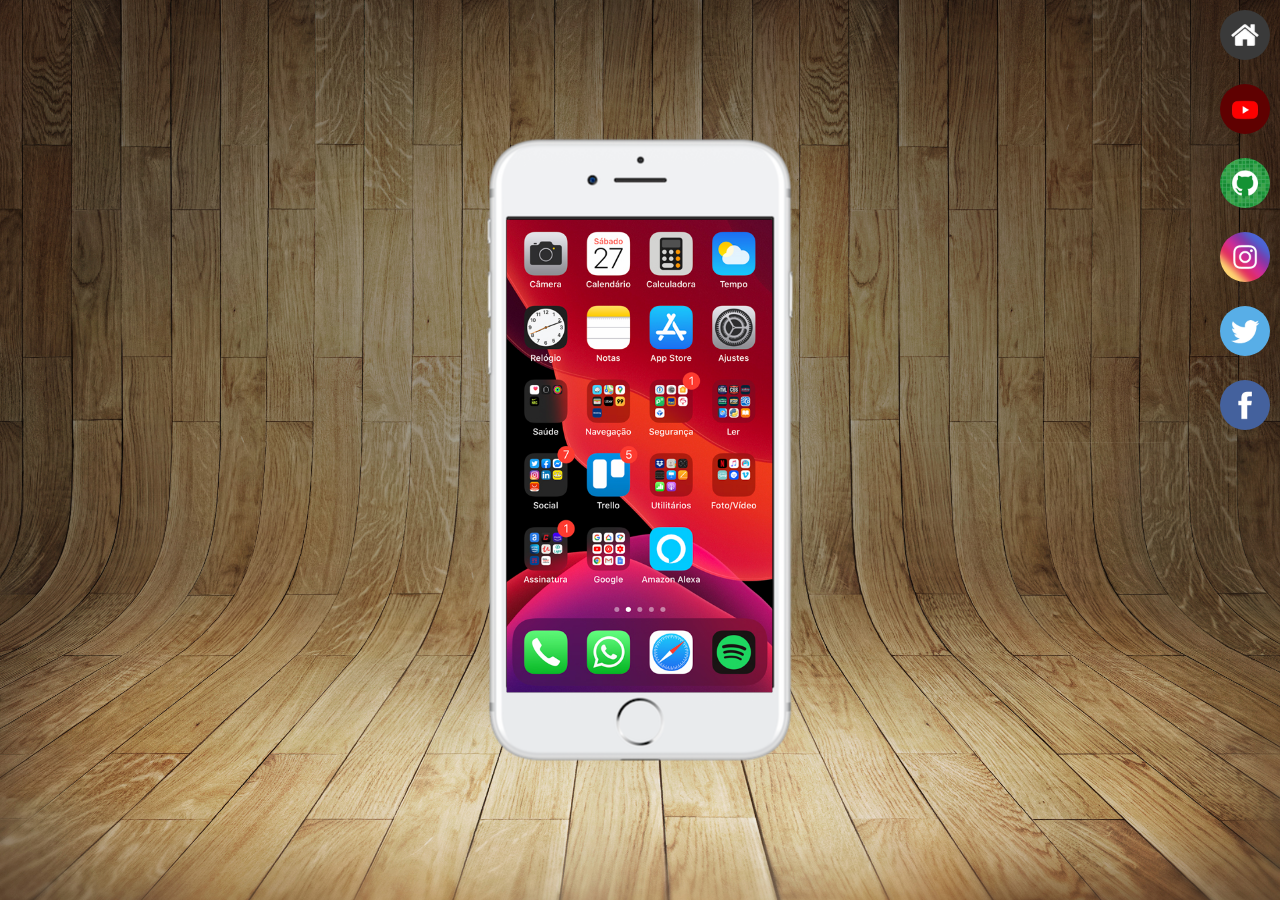
<file: index.html>
<!DOCTYPE html>
<html lang="pt-br">
<head>
    <meta charset="UTF-8">
    <meta http-equiv="X-UA-Compatible" content="IE=edge">
    <meta name="viewport" content="width=device-width, initial-scale=1.0">
    <link rel="shortcut icon" href="favicon.ico" type="image/x-icon">
    <link rel="stylesheet" href="estilo/style.css">
    <title>Projeto social</title>
</head>
<body>
    <main>
        <section id="tel">
         <iframe src="home.html" name="tela"  id="tela" frameborder="0"></iframe>
        </section>
        <section id="social">
          <a href="home.html" target="tela"><img src="imagens/logo-home.jpg" alt="imagem da casa"></a><br>
          <a href="ytb.html" target="tela"><img src="imagens/logo-youtube.jpg" alt=""></a><br>
          <a href="gthub.html" target="tela"><img src="imagens/logo-github.jpg" alt=""></a><br>
          <a href="insta.html" target="tela"><img src="imagens/logo-instagram.jpg" alt=""></a><br>
          <a href="twitter.html" target="tela"><img src="imagens/logo-twitter.jpg" alt=""></a><br>
          <a href="facebook.html" target="tela"><img src="imagens/logo-facebook.jpg" alt=""></a>
        </section>
    </main>
</body>
</html>
</file>
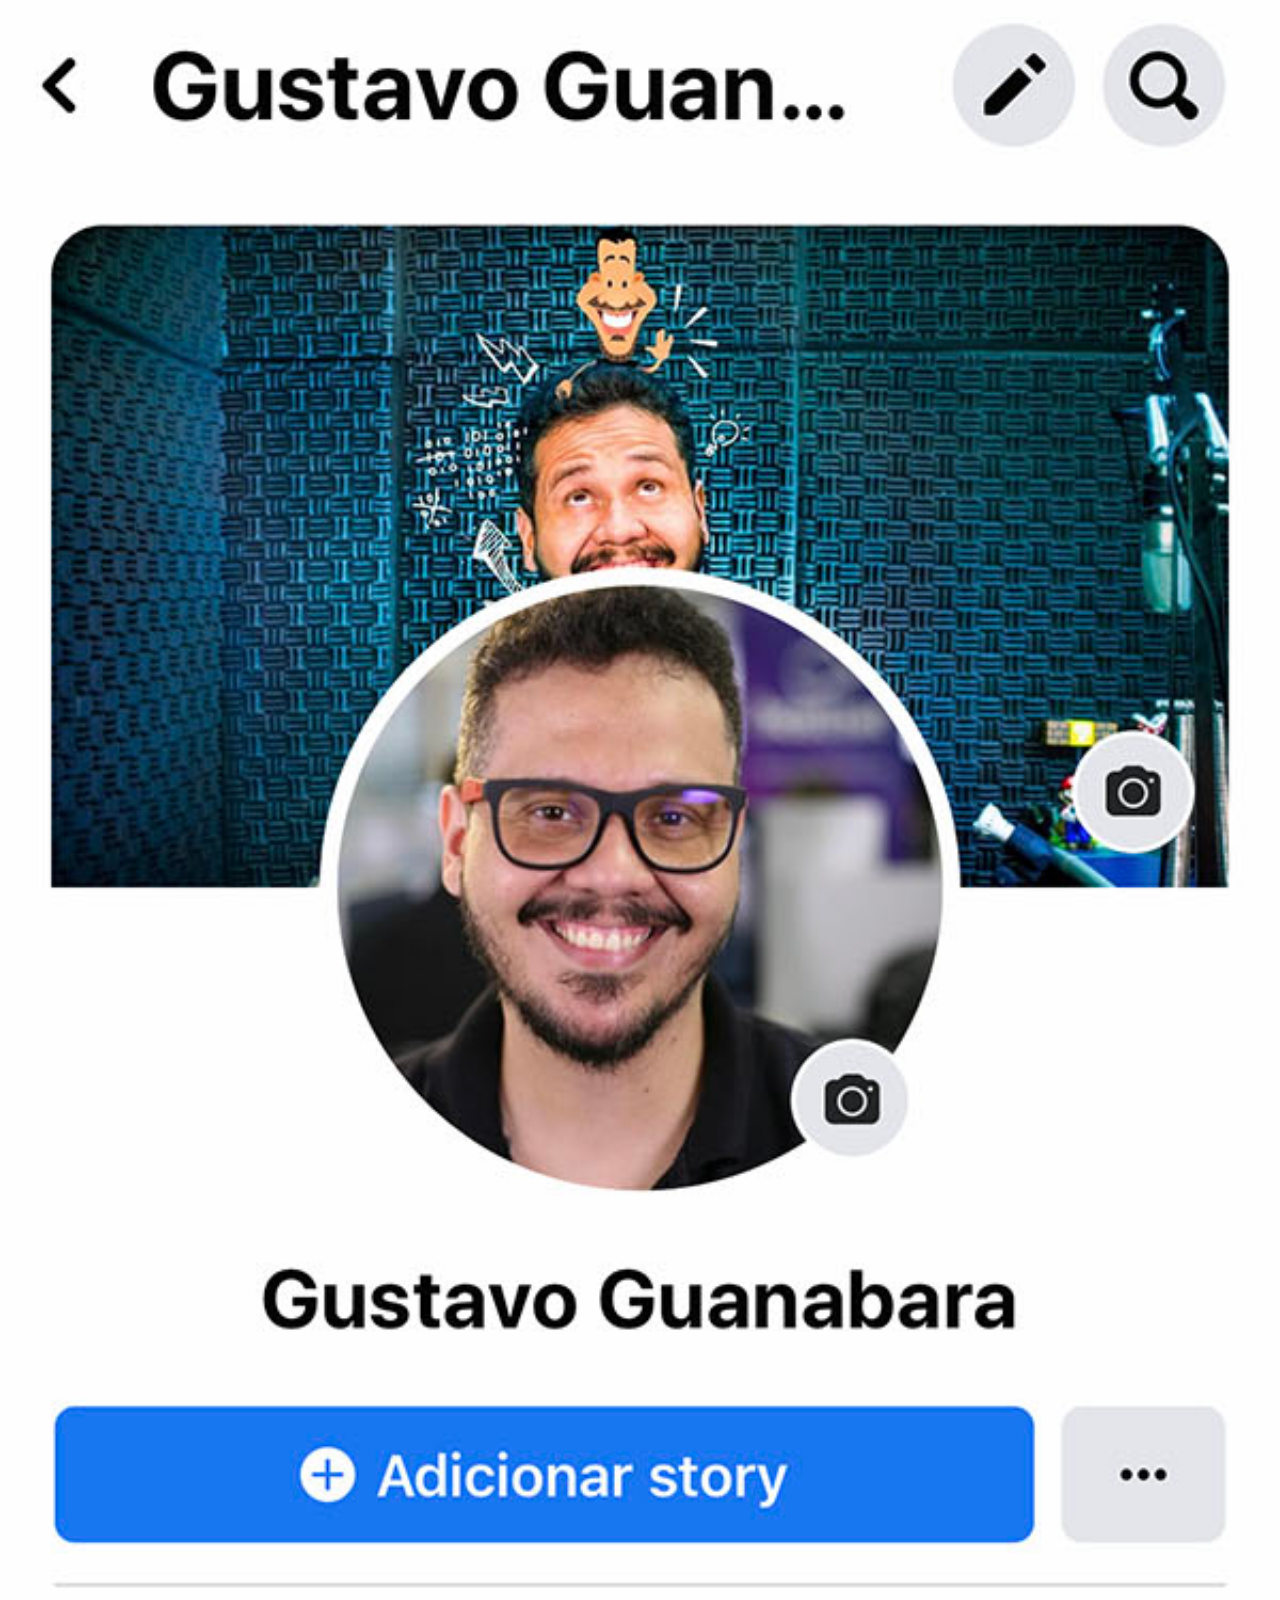
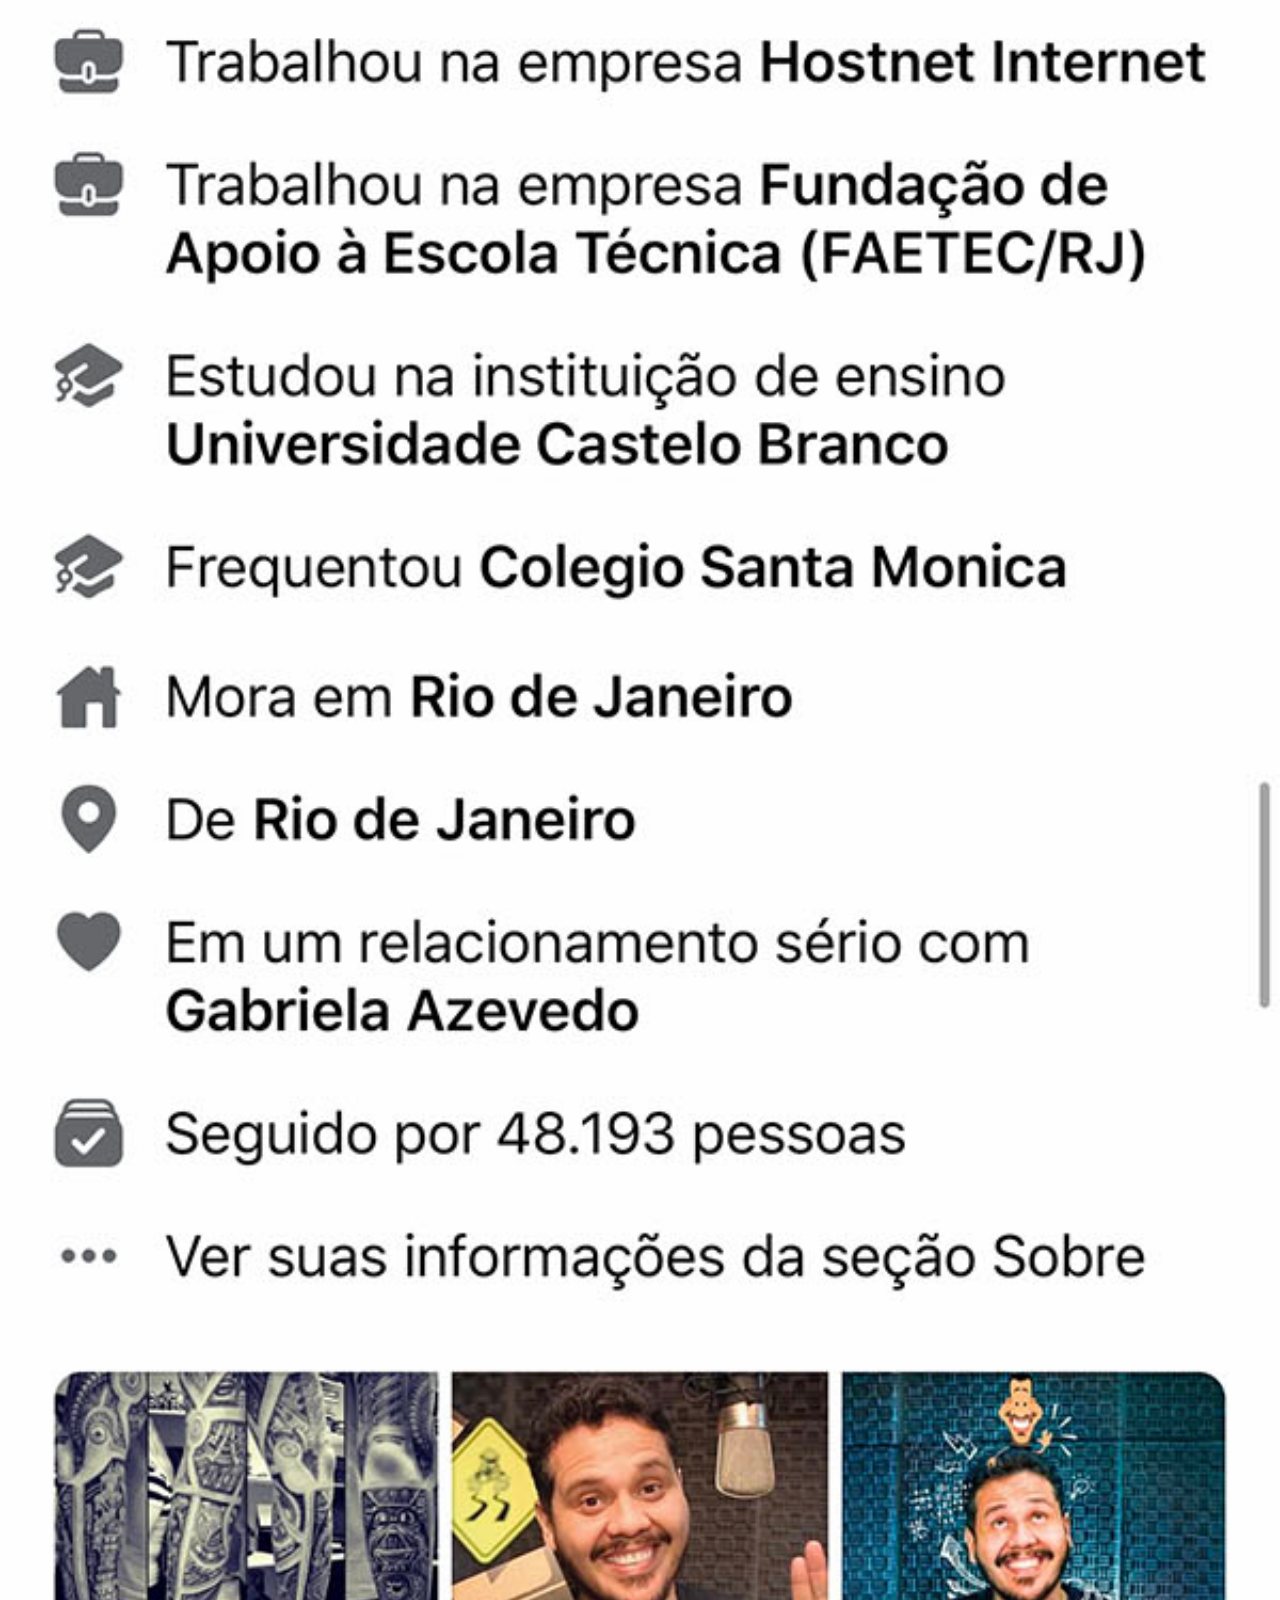
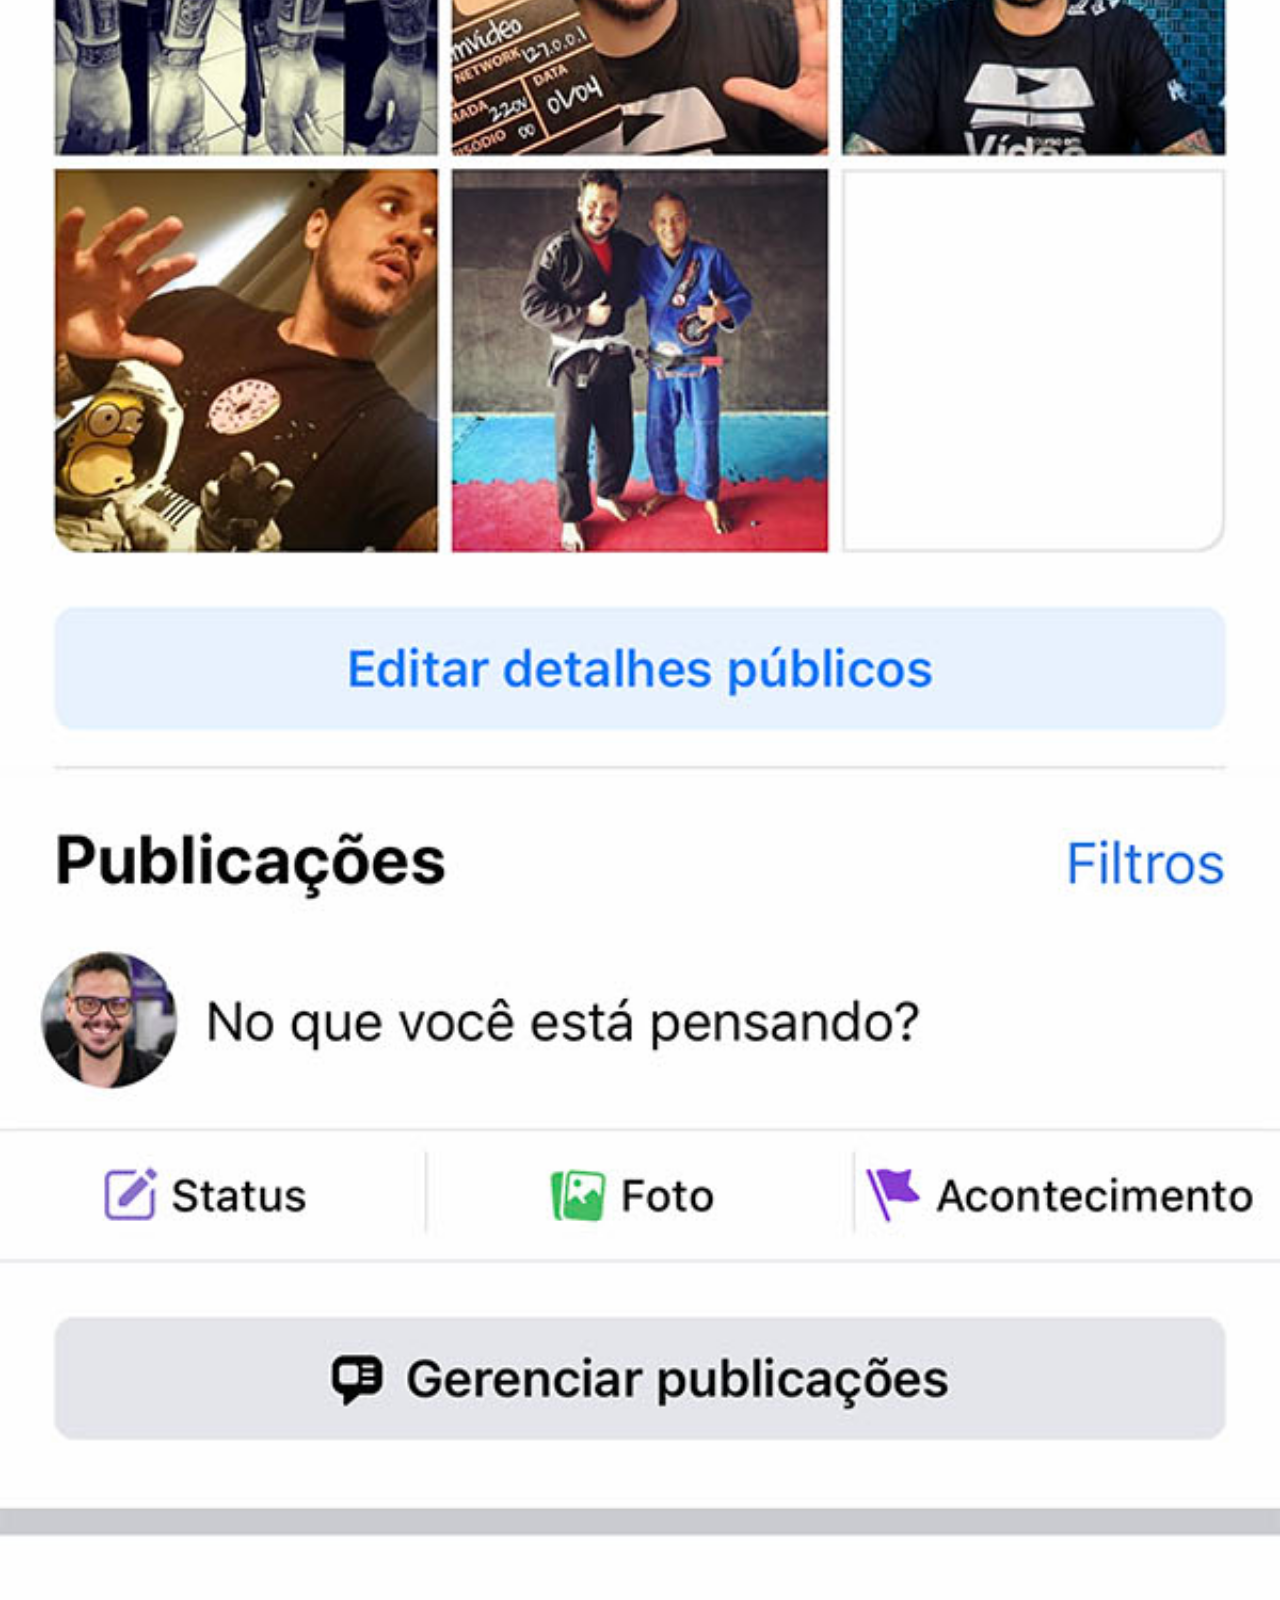
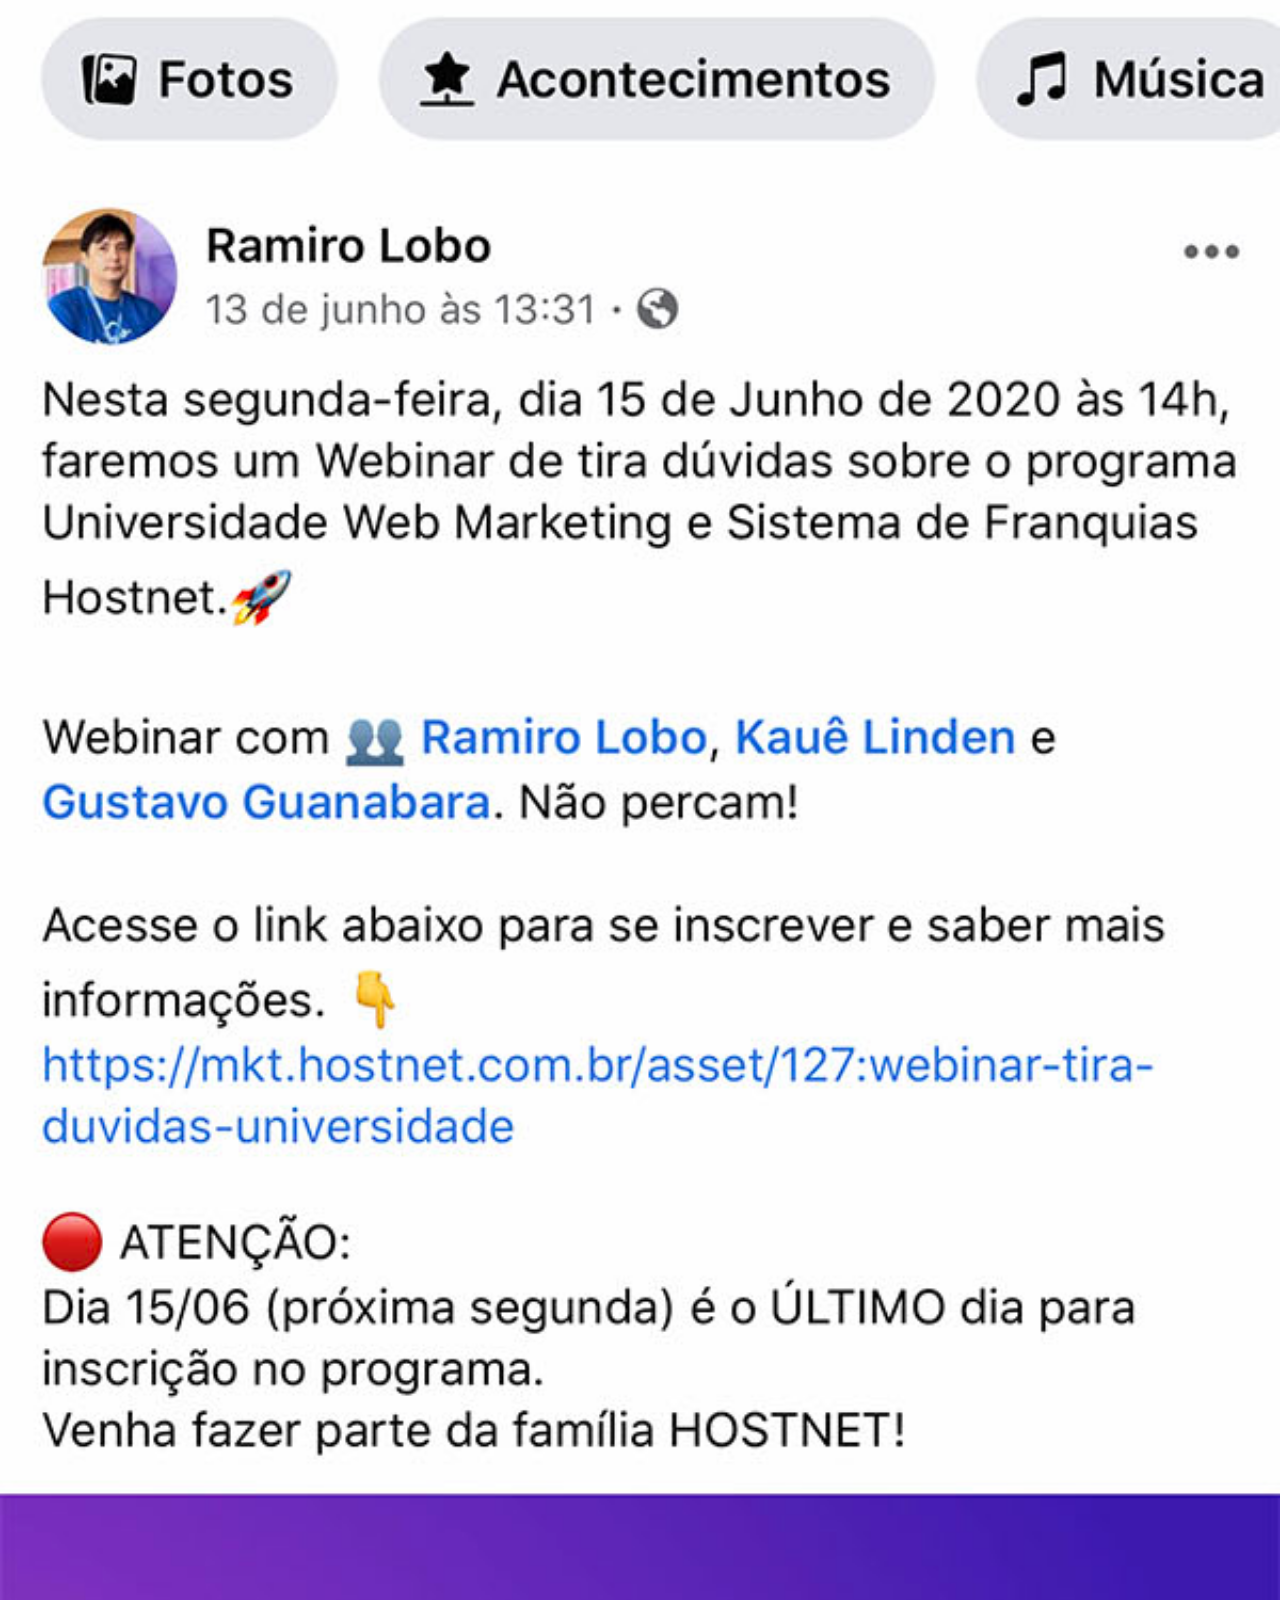
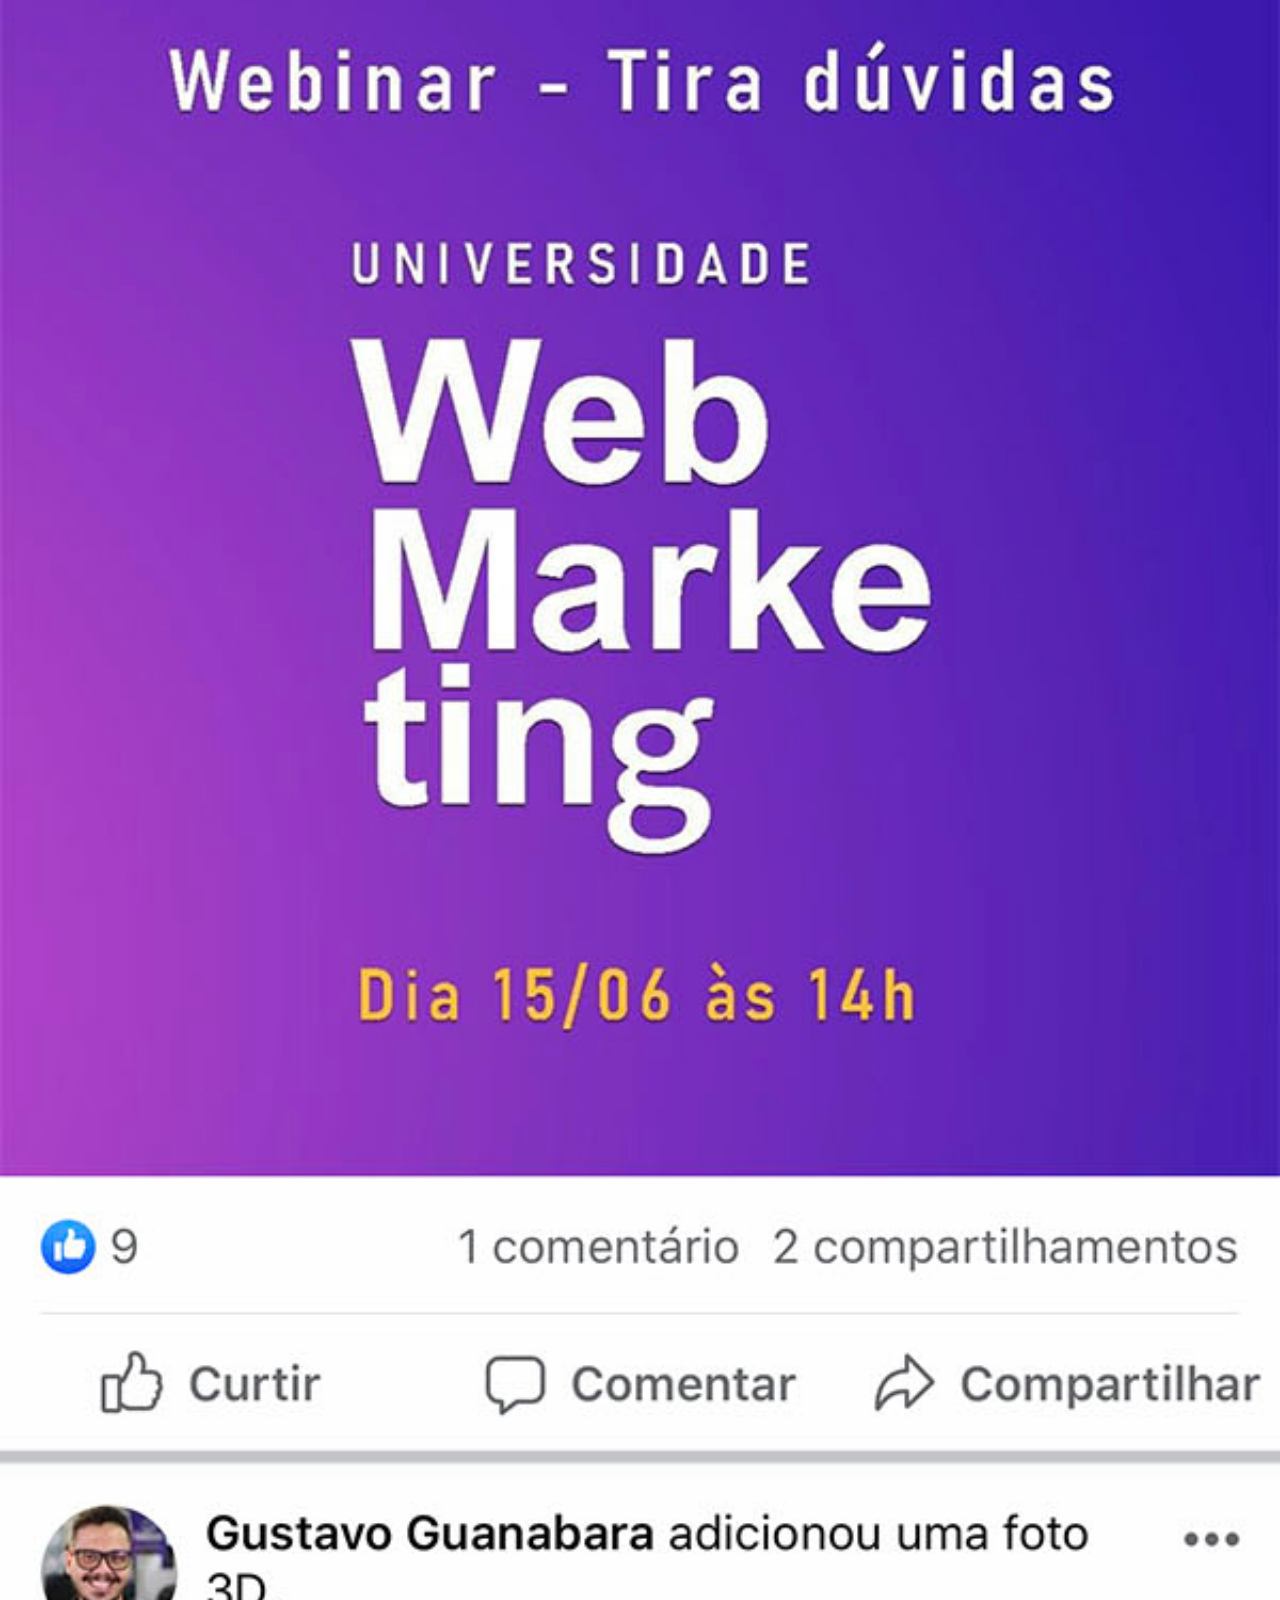
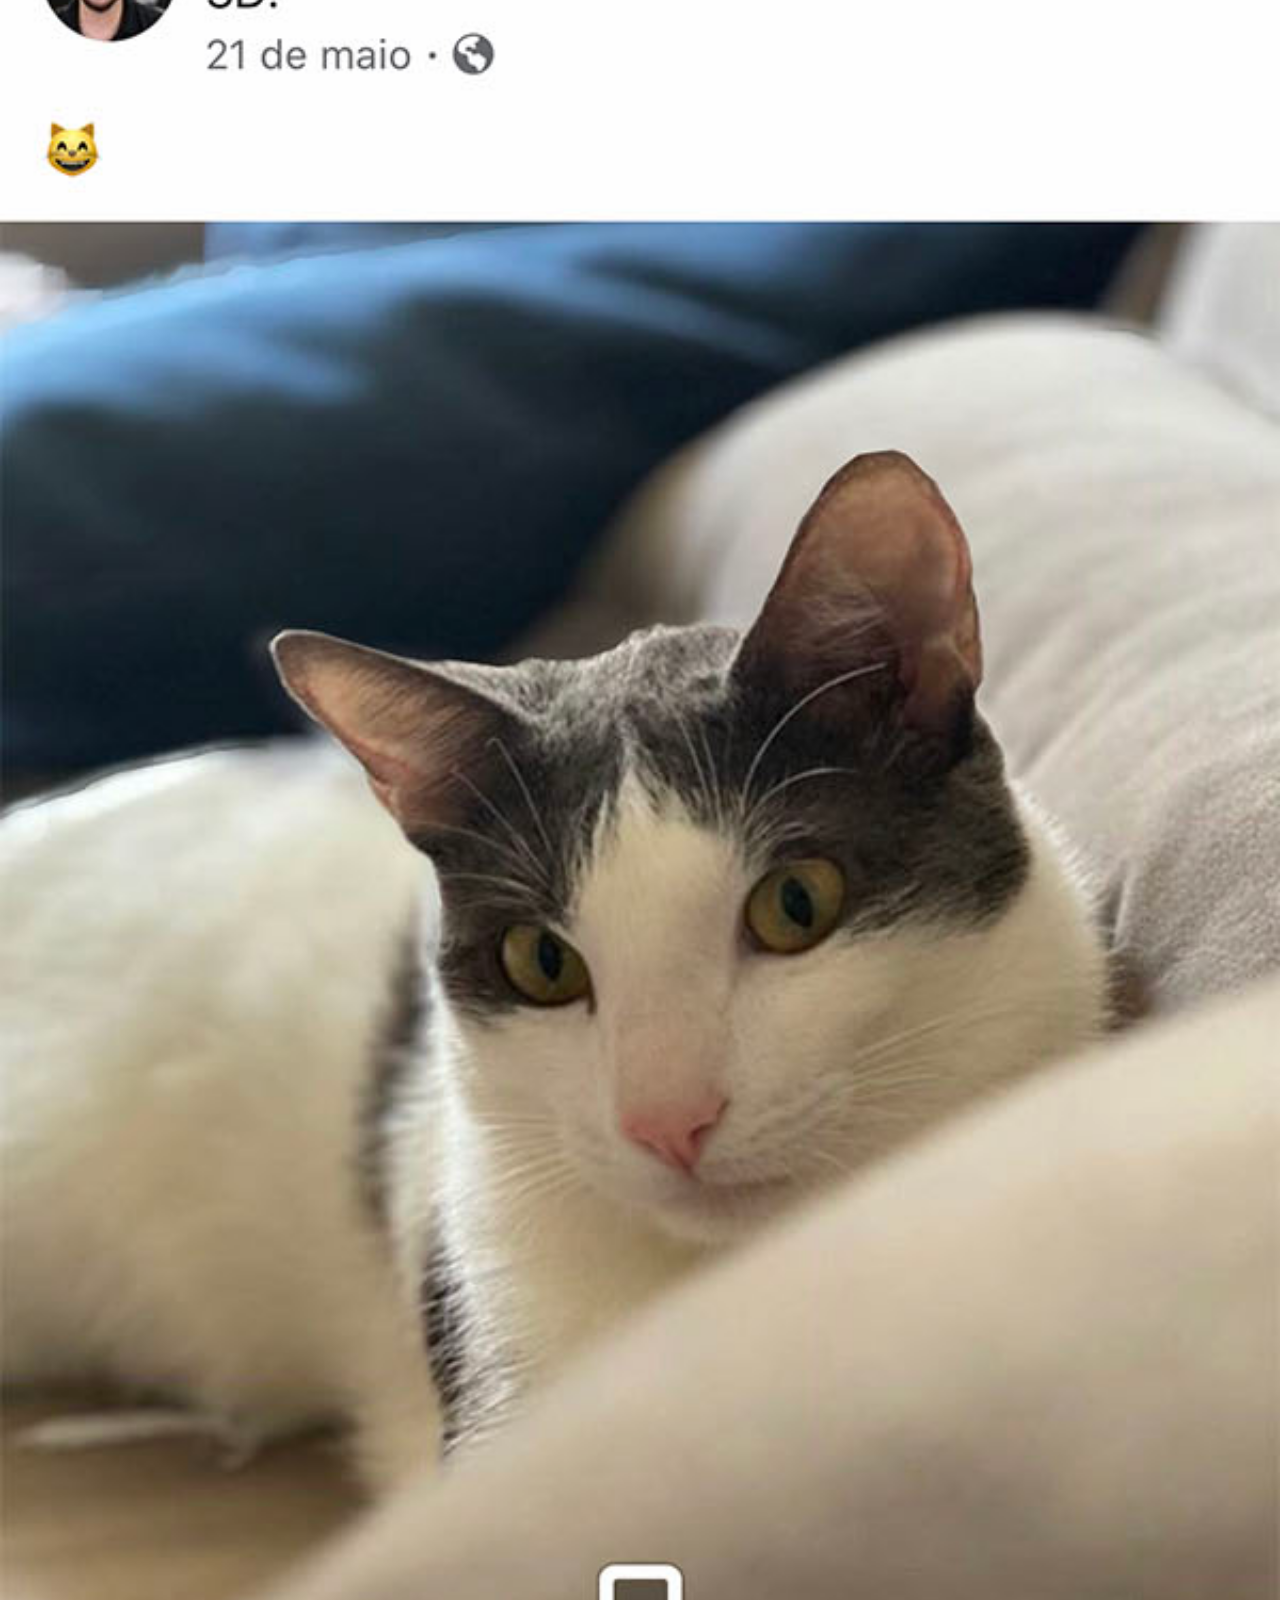
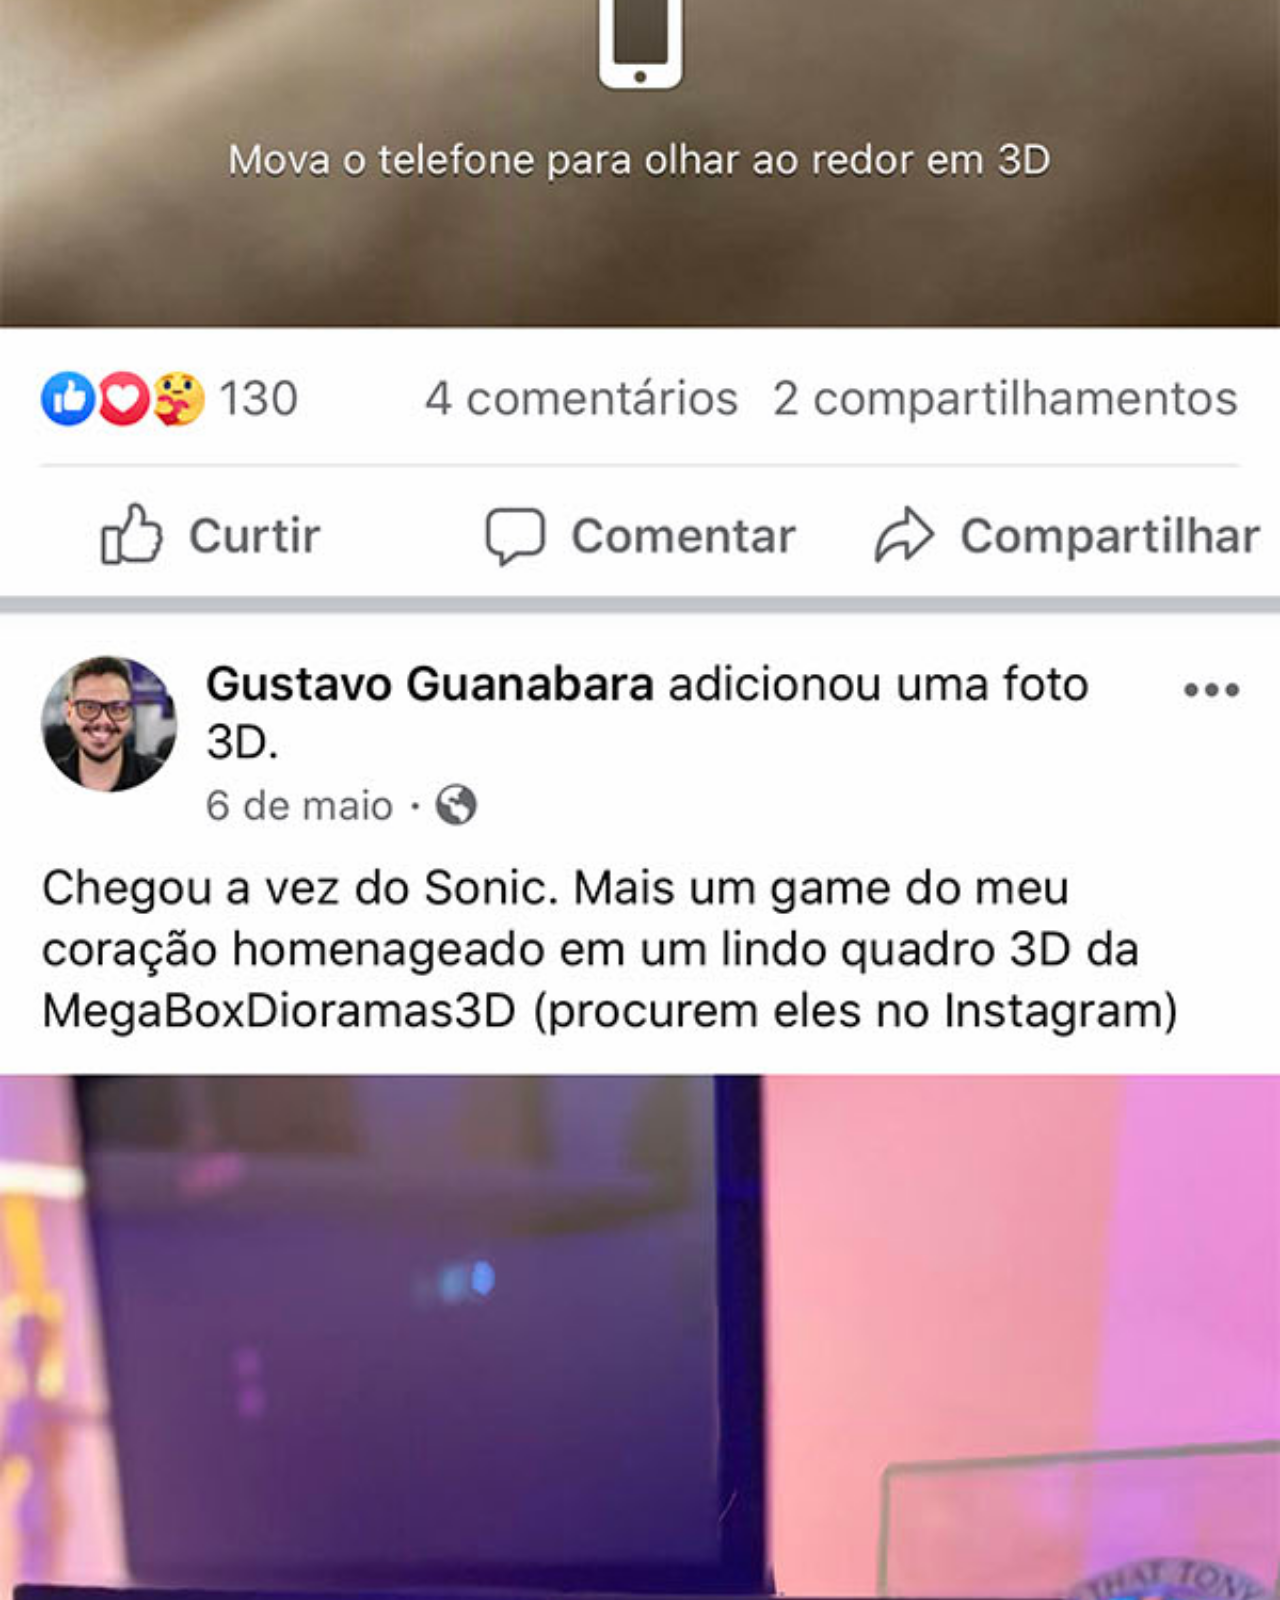
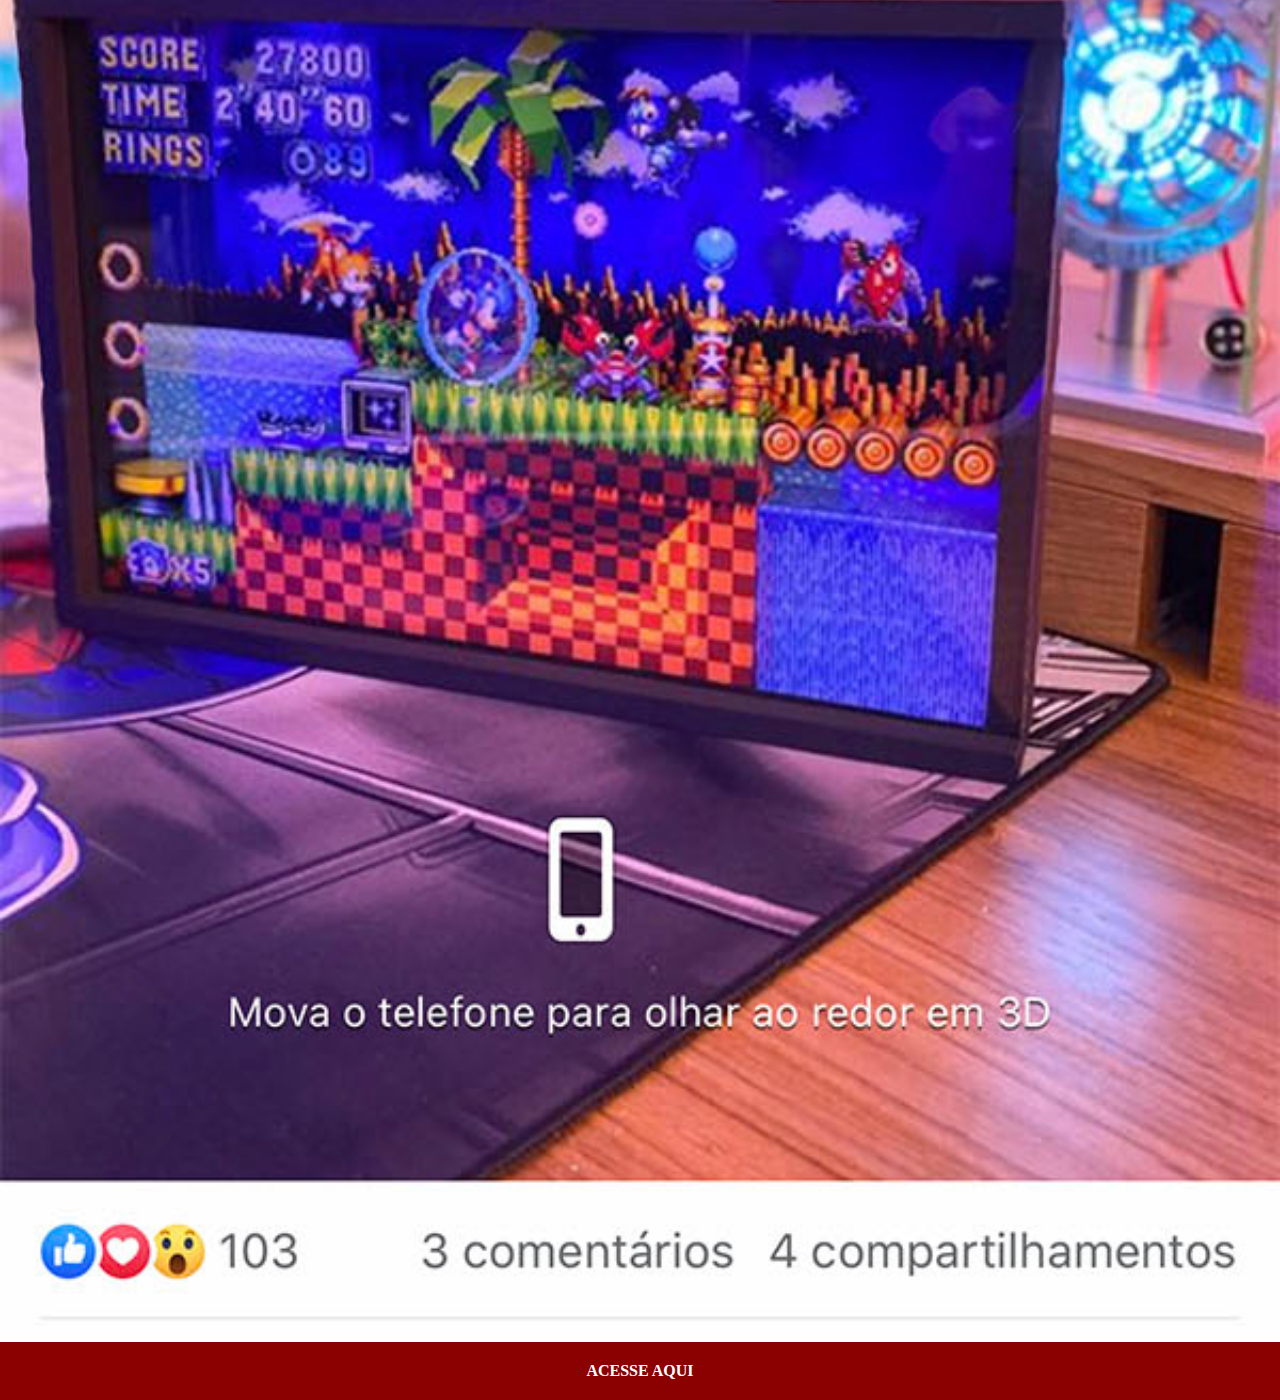
<file: facebook.html>
<!DOCTYPE html>
<html lang="pt-br">
<head>
    <meta charset="UTF-8">
    <meta http-equiv="X-UA-Compatible" content="IE=edge">
    <meta name="viewport" content="width=device-width, initial-scale=1.0">
    <title>facebook</title>
    <link rel="stylesheet" href="social.css">
</head>
<body>
    <img src="imagens/tela-facebook.jpg" alt="">
    <a href="https://www.facebook.com/" target="_blank">ACESSE AQUI</a>
</body>
</html>
</file>
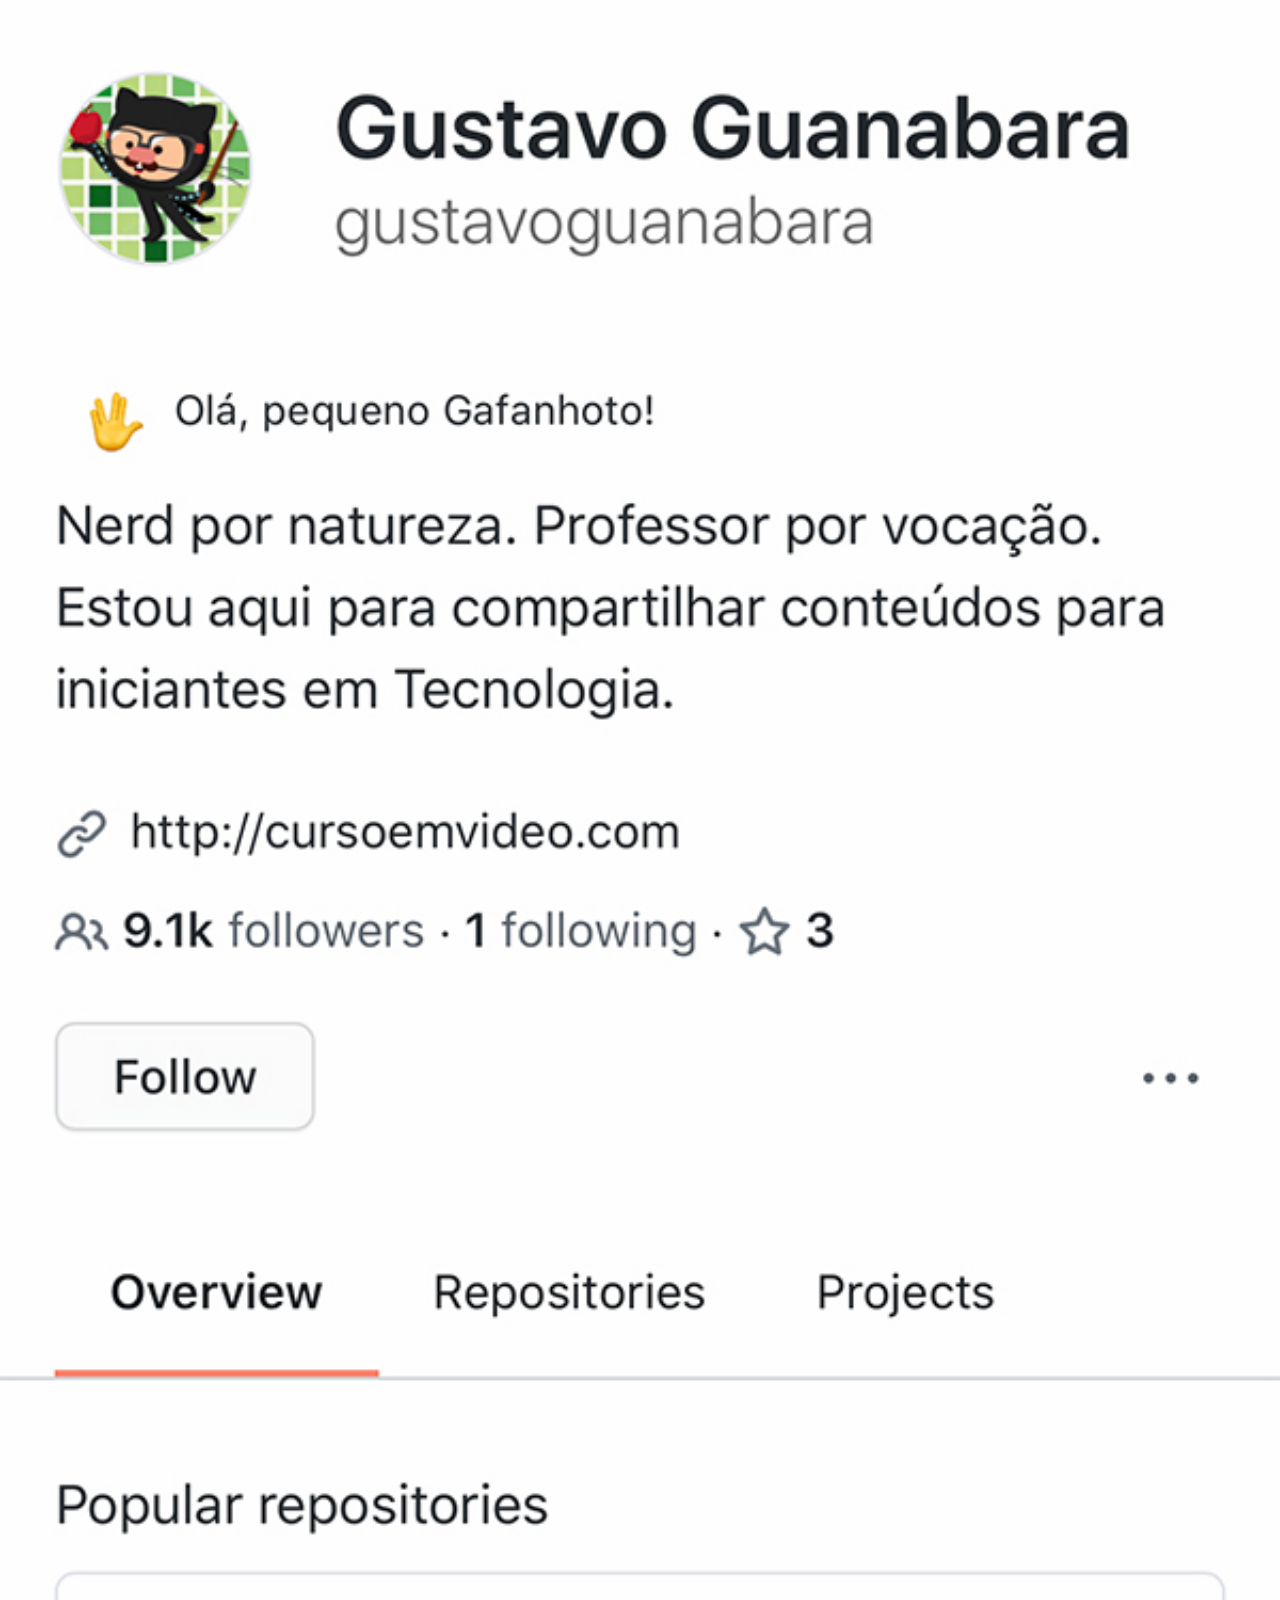
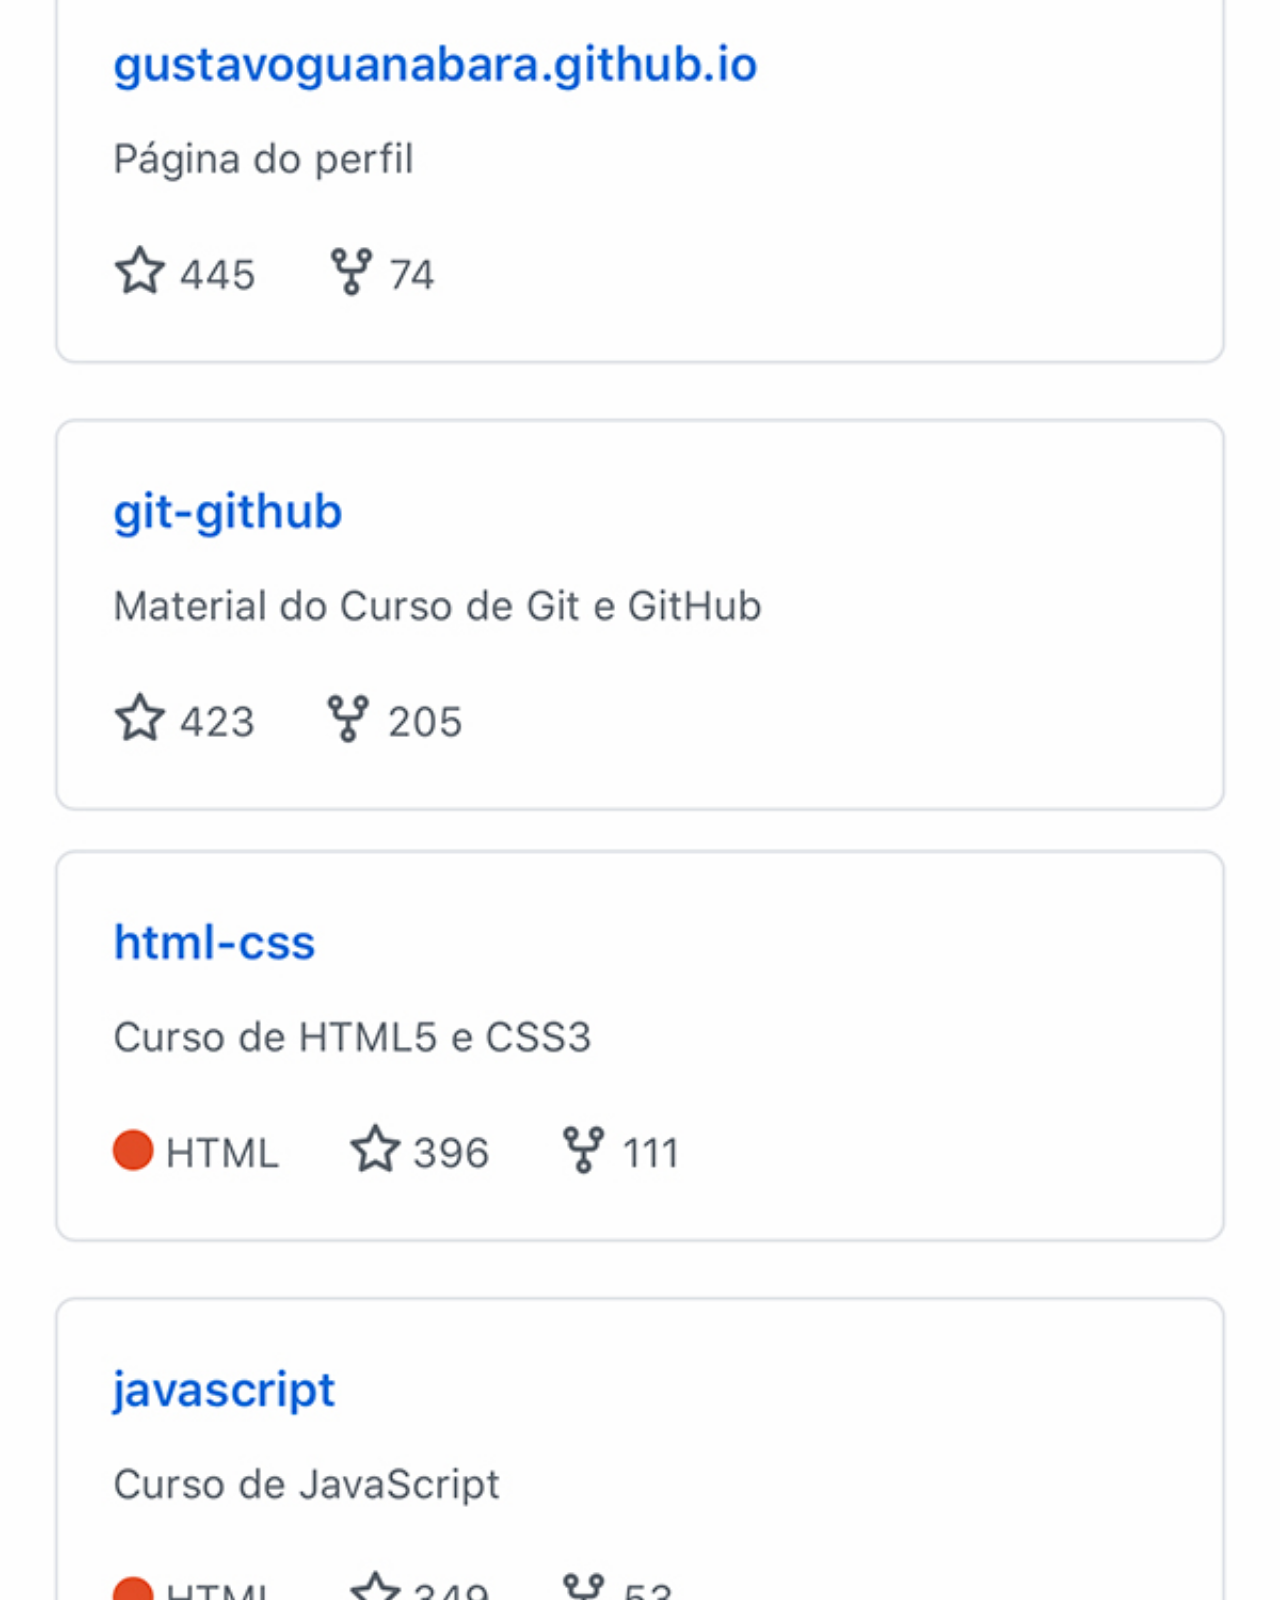
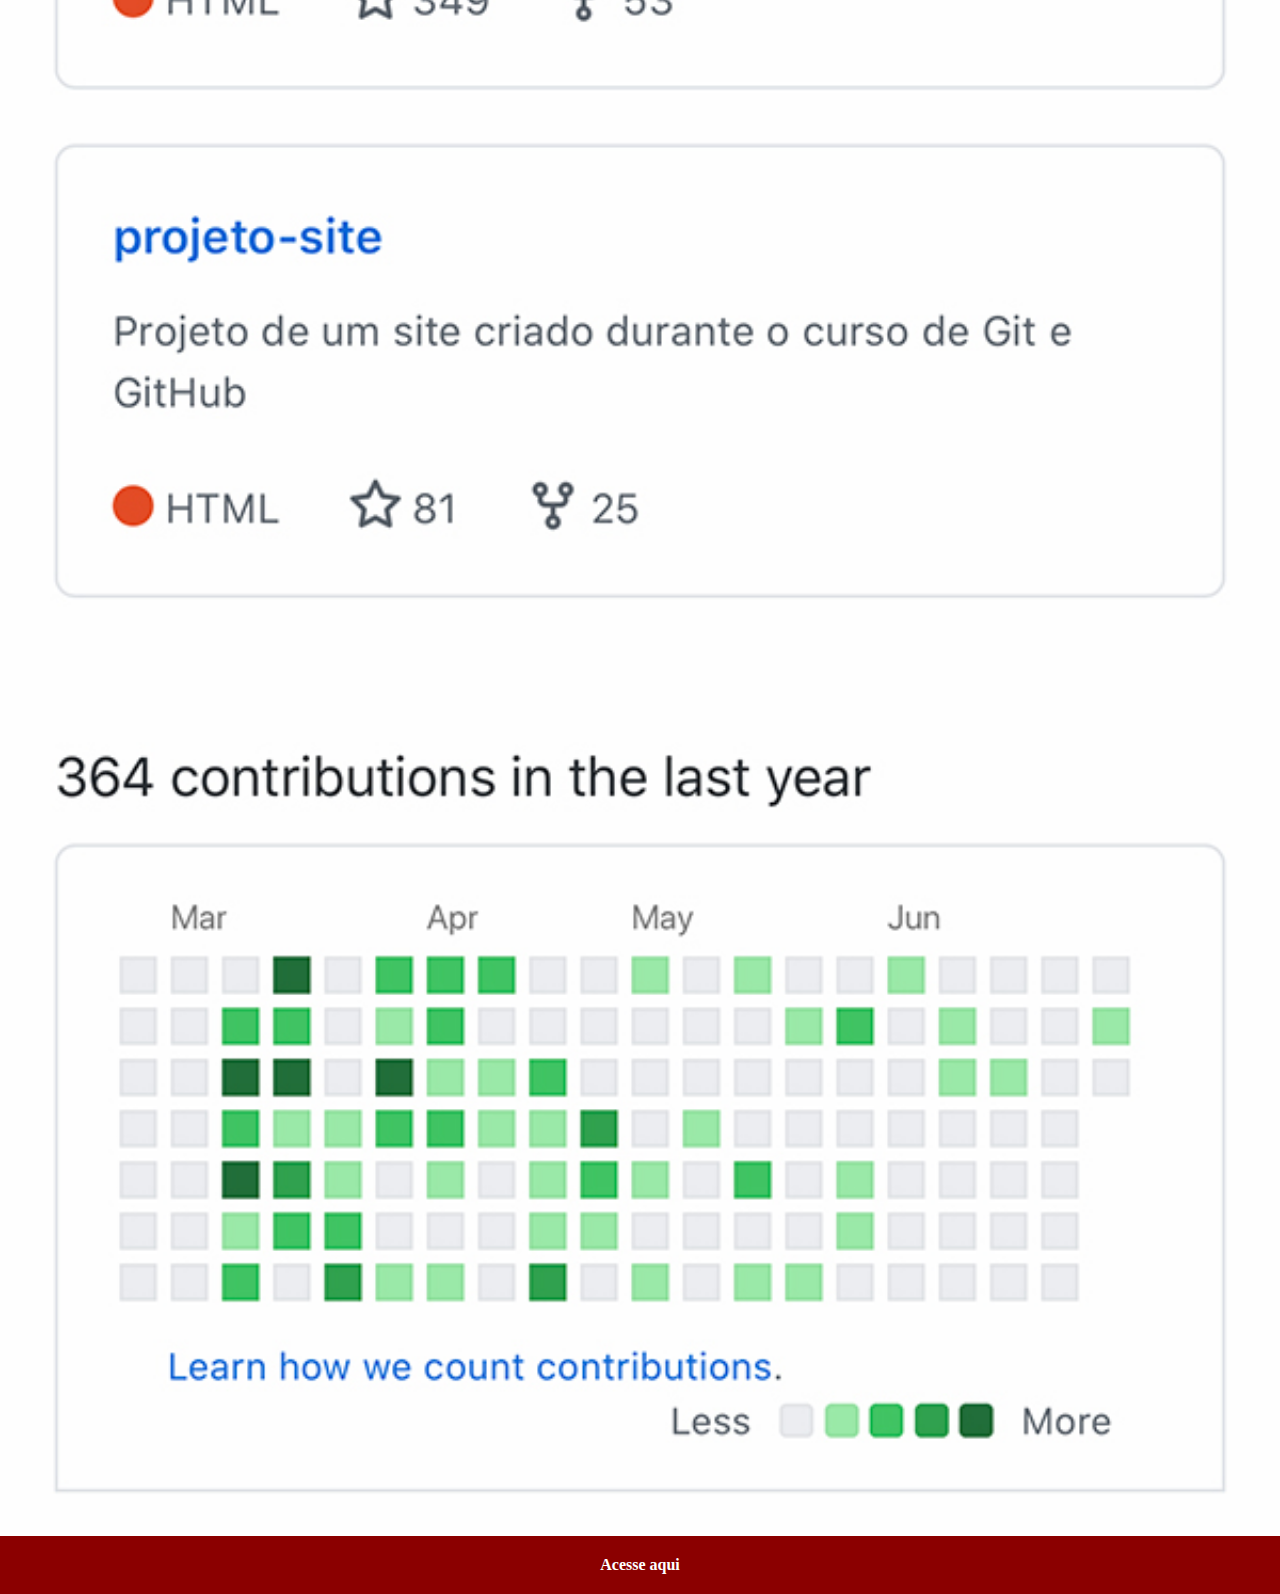
<file: gthub.html>
<!DOCTYPE html>
<html lang="en">
<head>
    <meta charset="UTF-8">
    <meta http-equiv="X-UA-Compatible" content="IE=edge">
    <meta name="viewport" content="width=device-width, initial-scale=1.0">
    <title>gthub</title>
    <link rel="stylesheet" href="social.css">
</head>
<body>
    <img src="imagens/tela-github.jpg" alt="">
    <a href="https://github.com/gustavoguanabara" target="_blank">Acesse aqui</a>
</body>
</html>
</file>
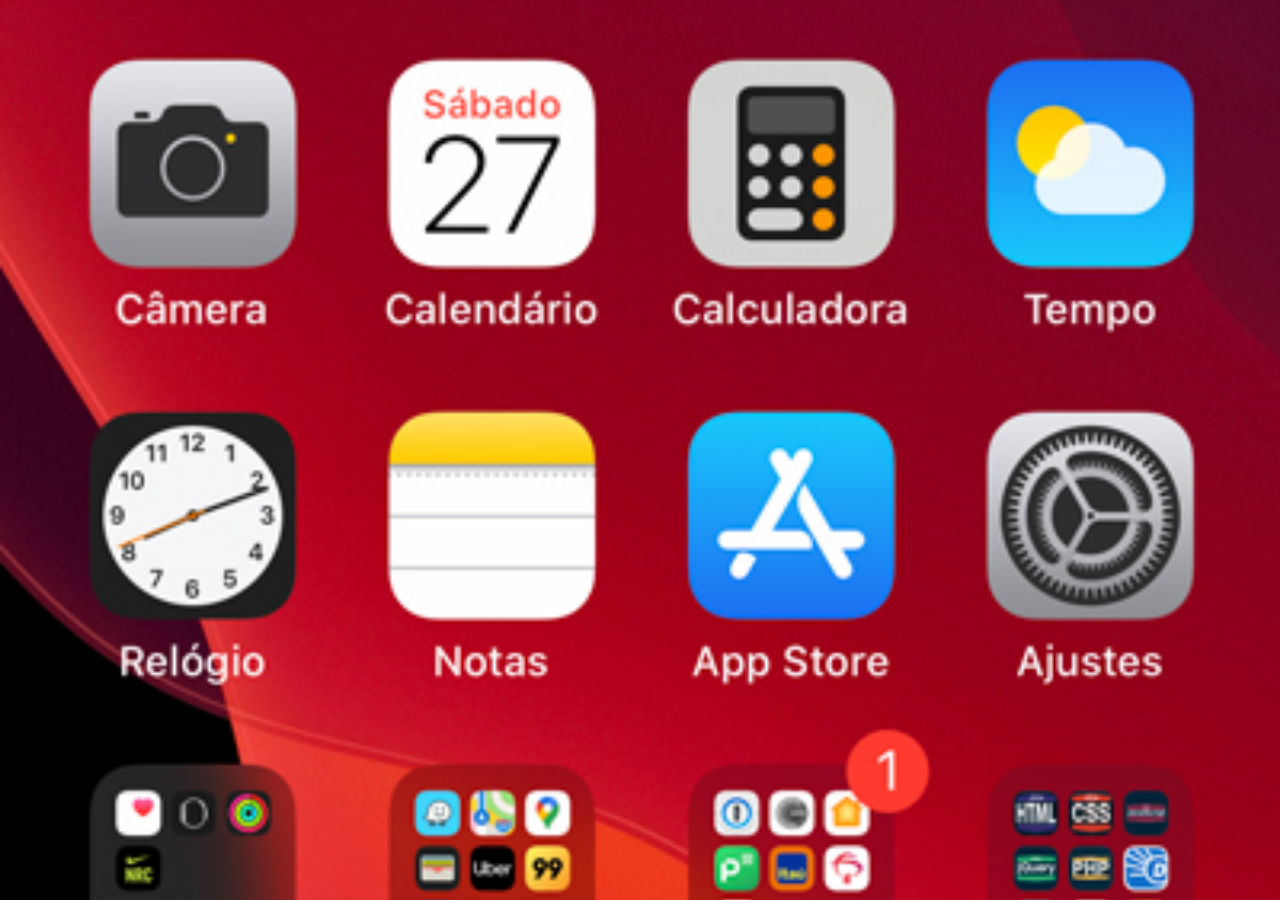
<file: home.html>
<!DOCTYPE html>
<html lang="pt-br">
<head>
    <meta charset="UTF-8">
    <meta http-equiv="X-UA-Compatible" content="IE=edge">
    <meta name="viewport" content="width=device-width, initial-scale=1.0">
    <title>celualr</title>
    <style>
        *{
            margin: 0px;
            padding: 0px;
        }
        body{
            height: 100vh;
            width: 100vw;
            background:black url('imagens/tela-home.jpg') no-repeat top center;
            background-size: cover;
        }
    </style>
</head>
<body>
    
</body>
</html>
</file>
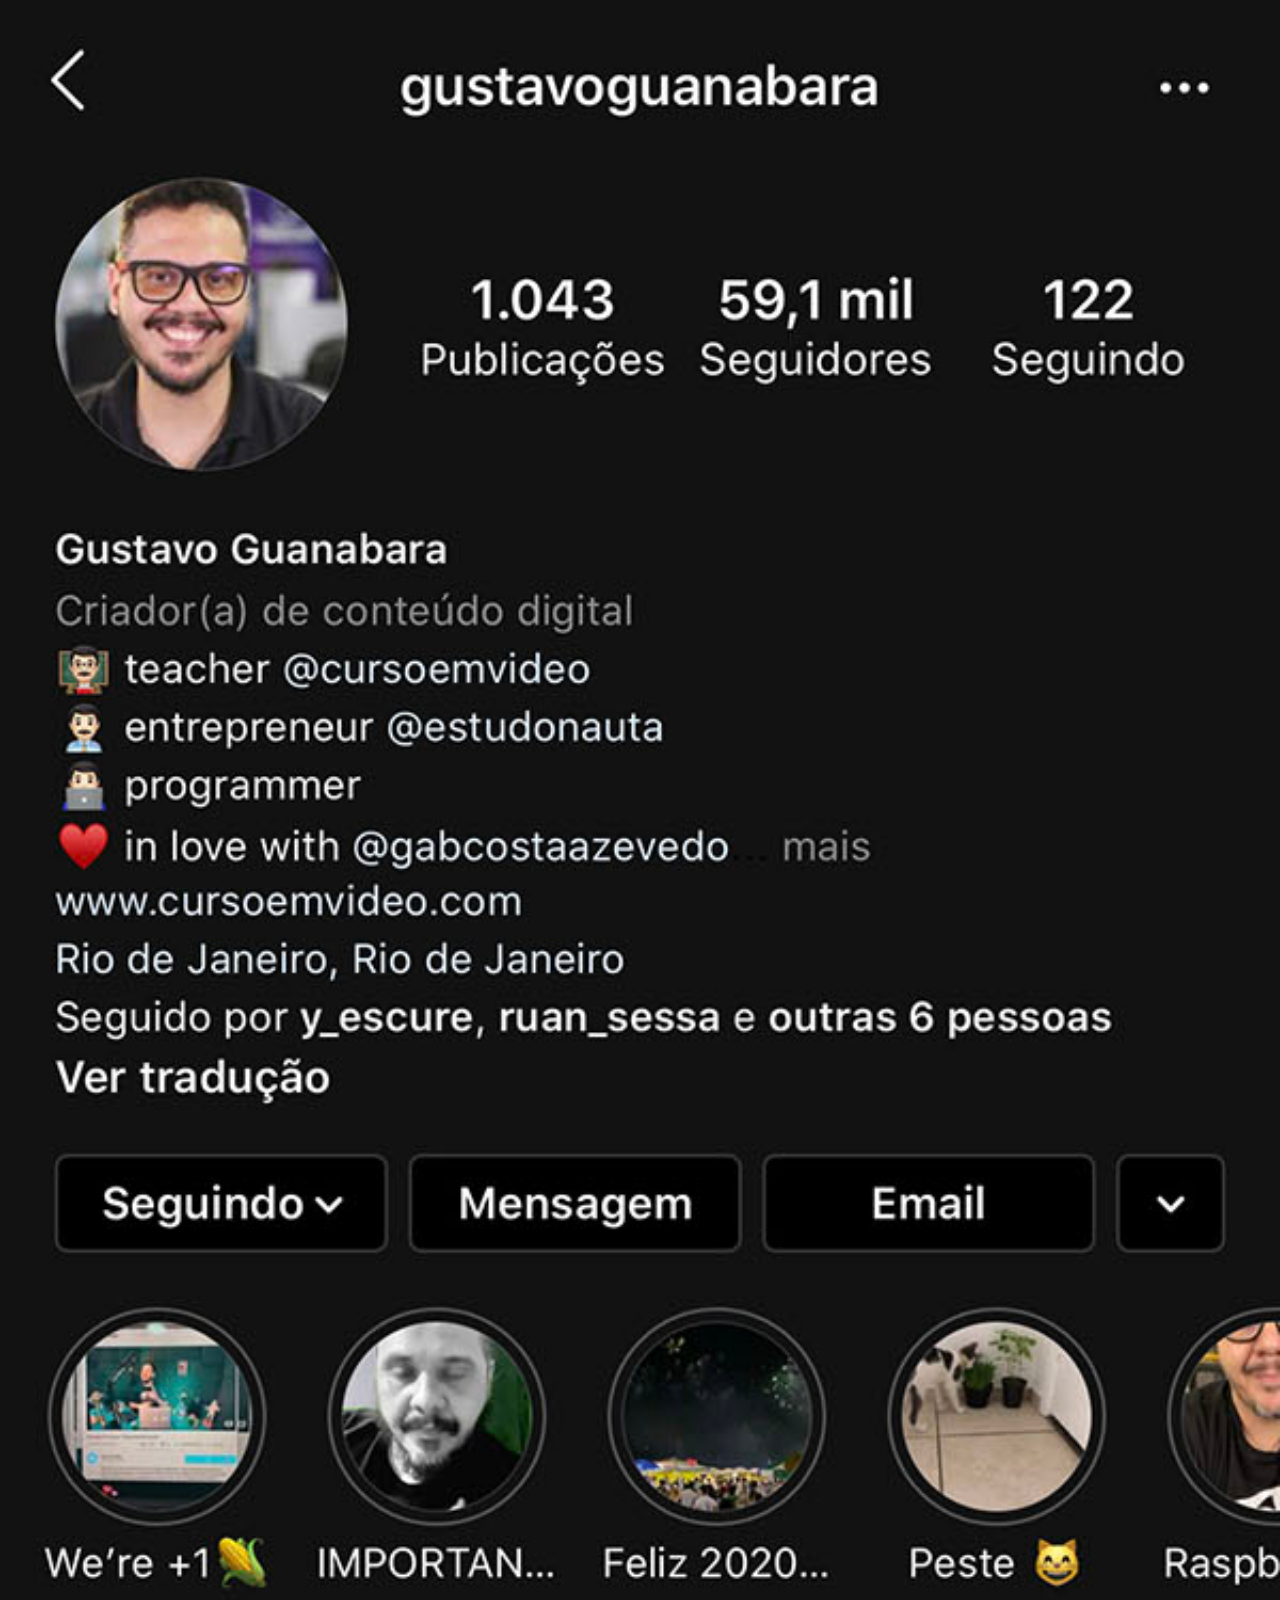
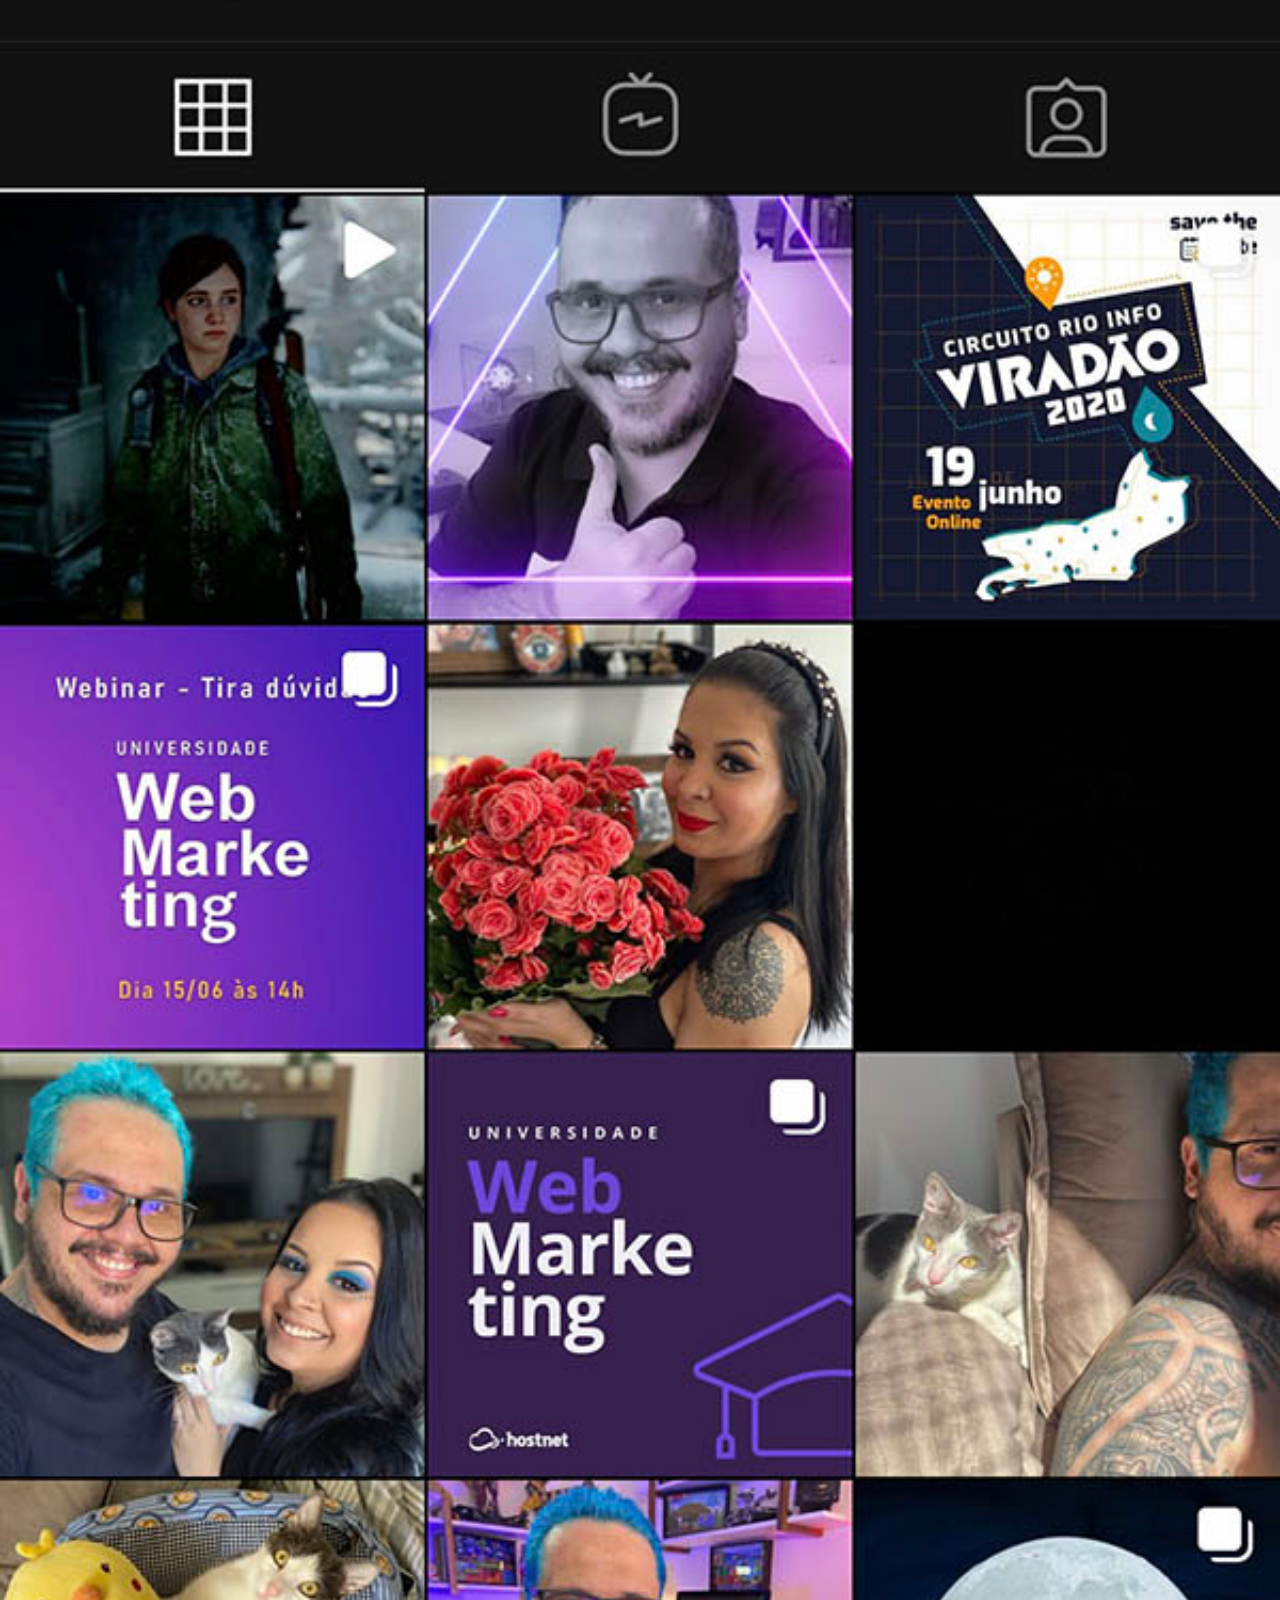
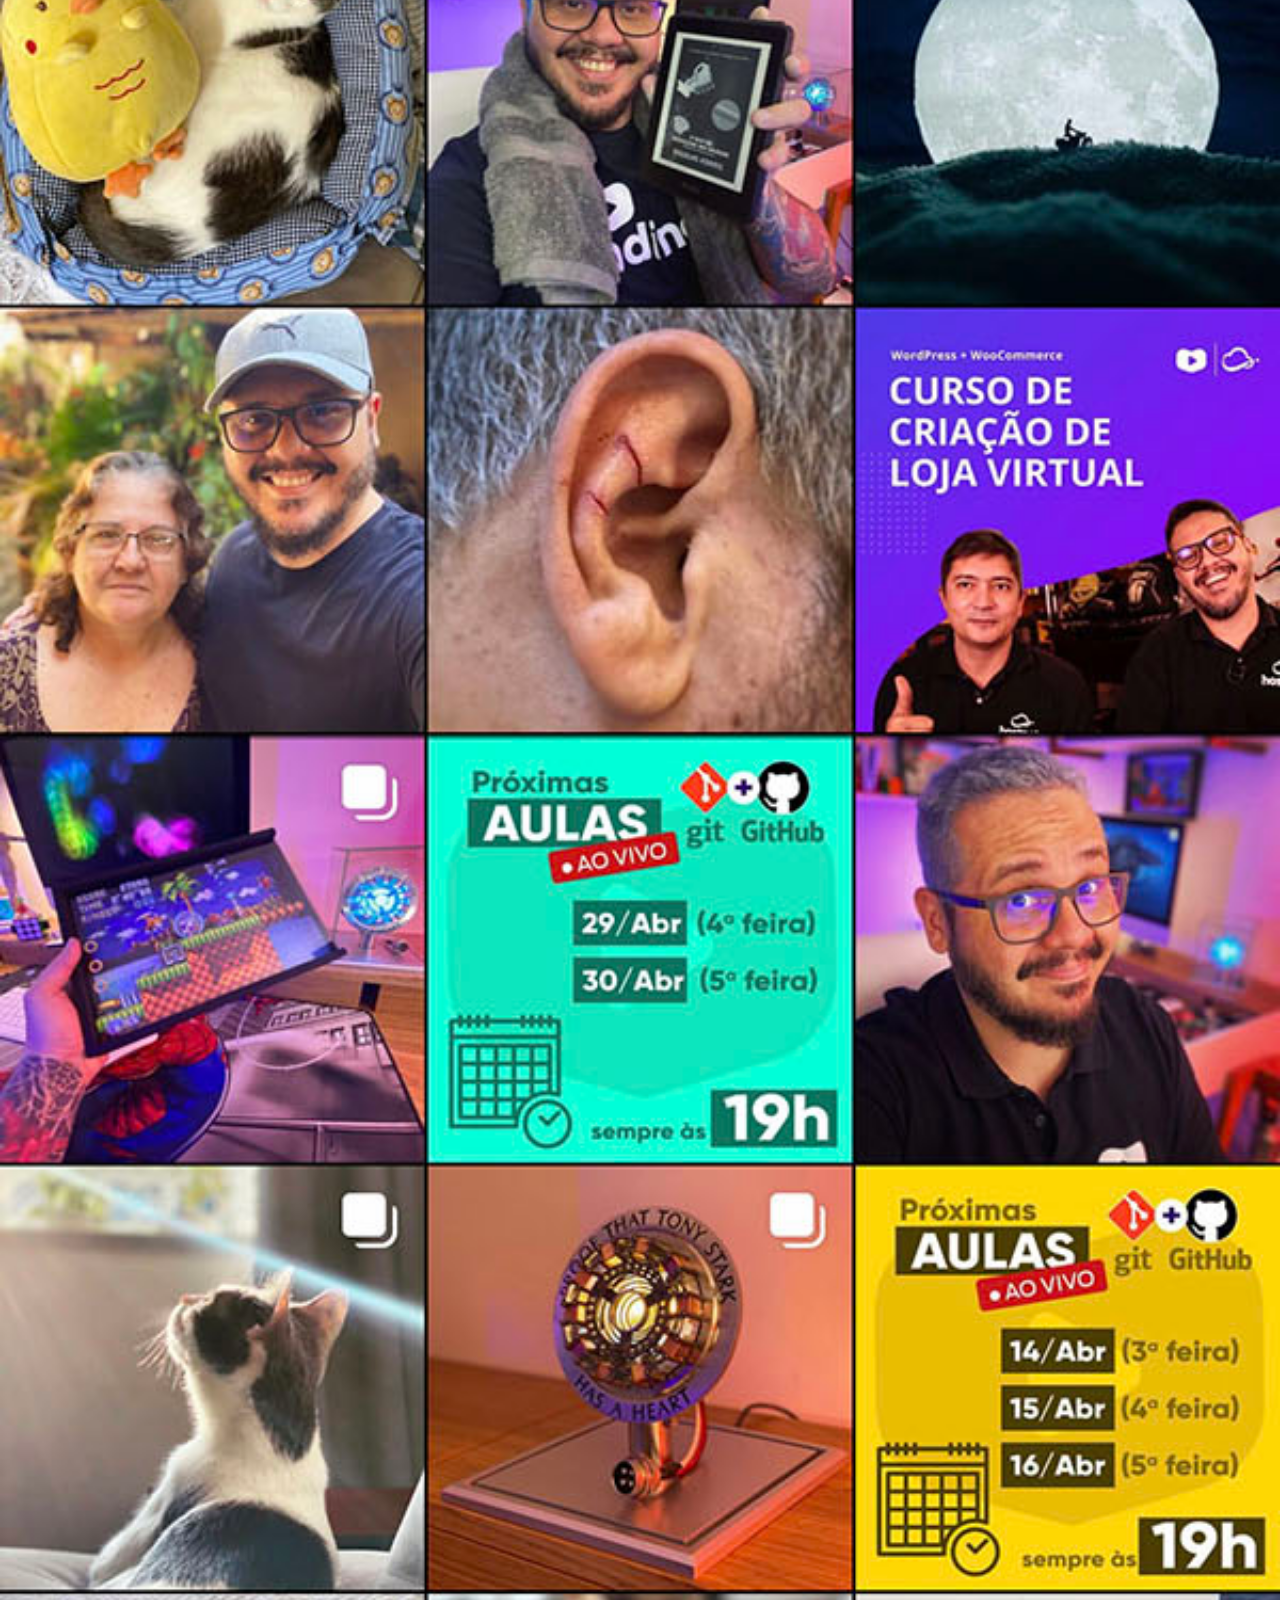
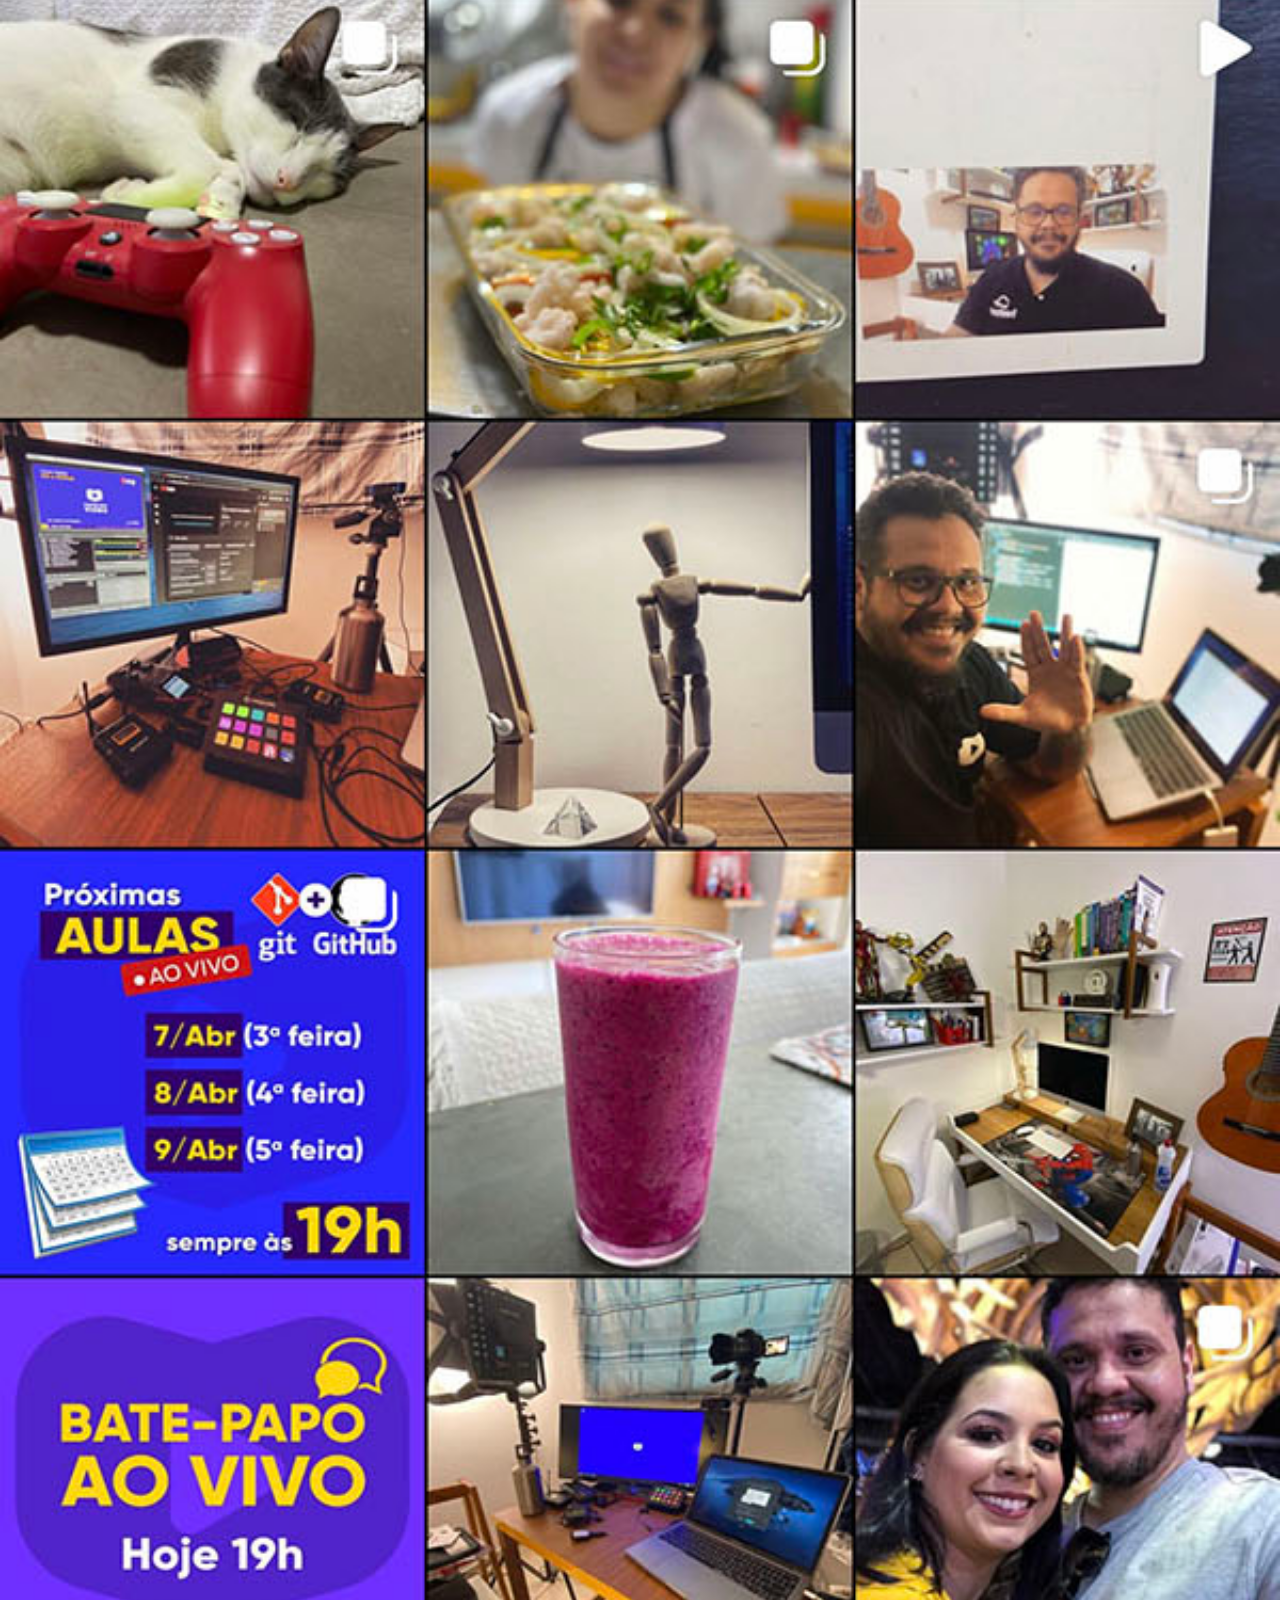
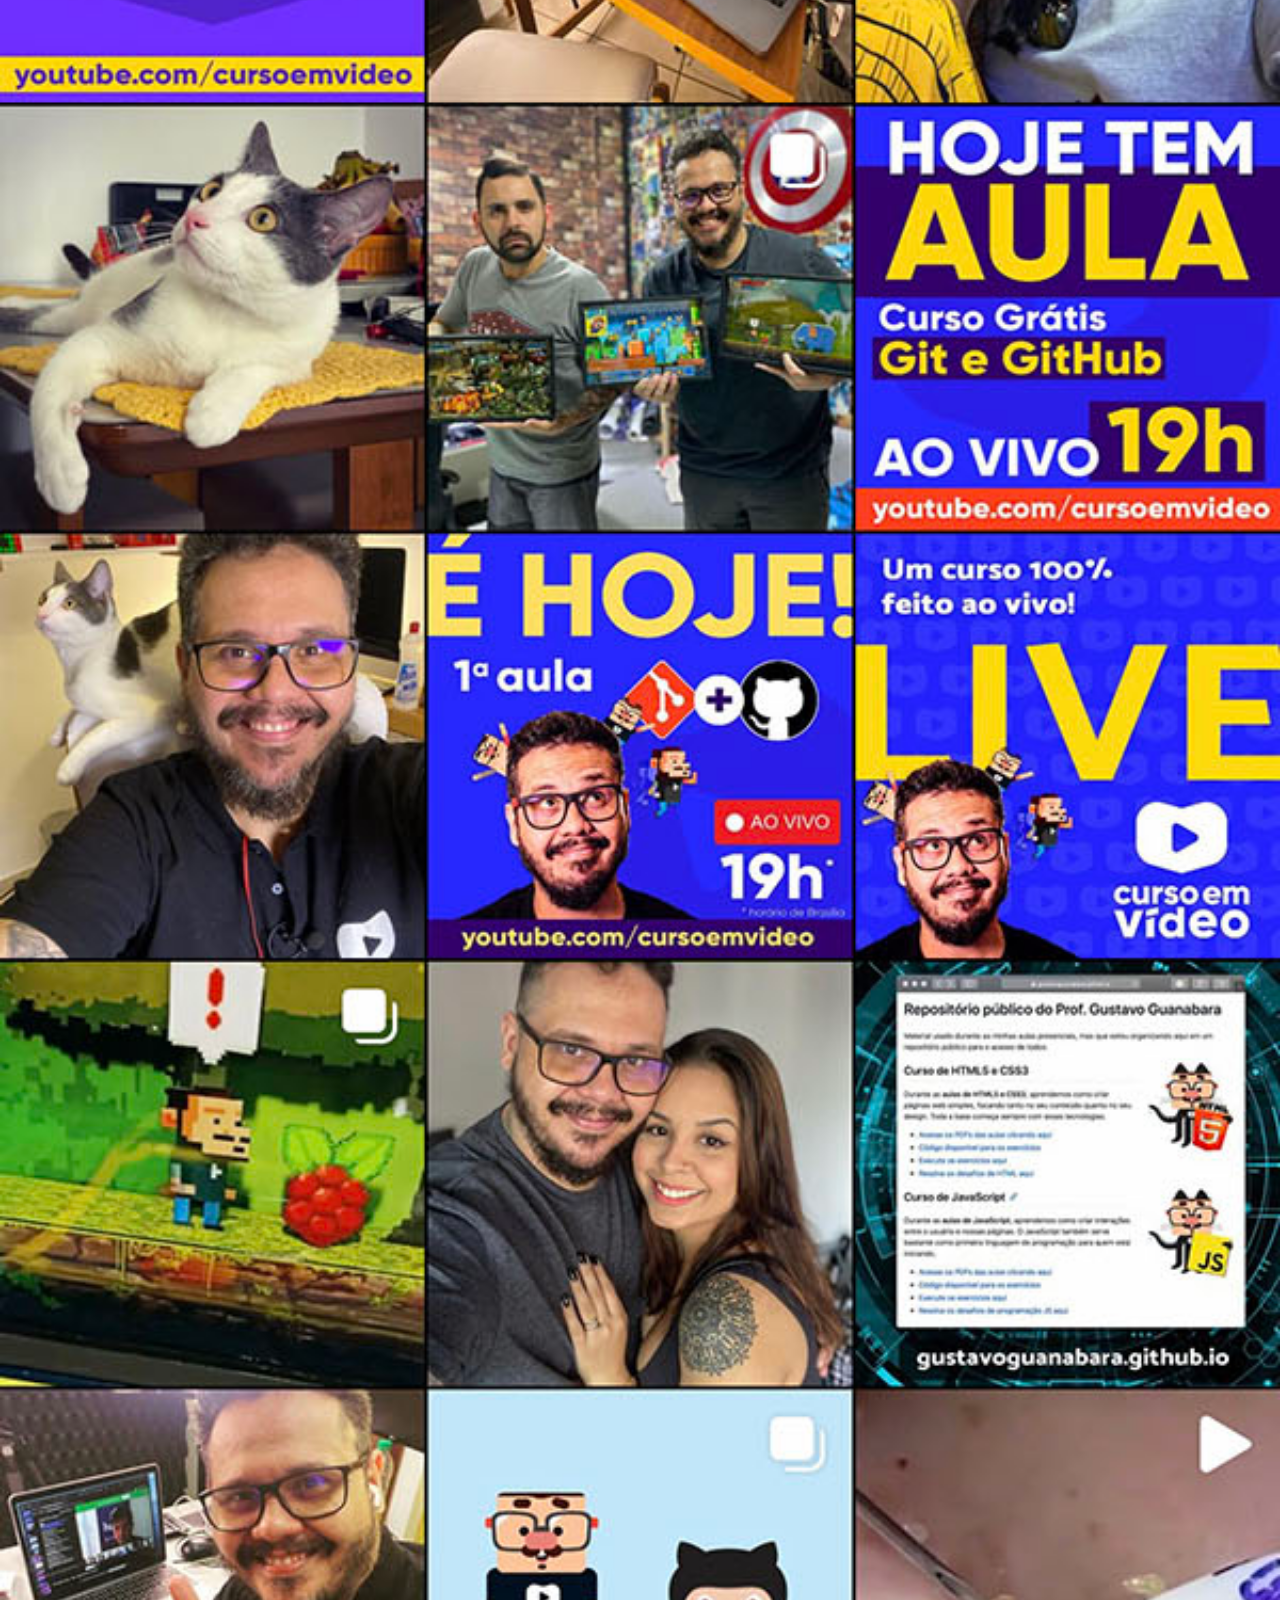
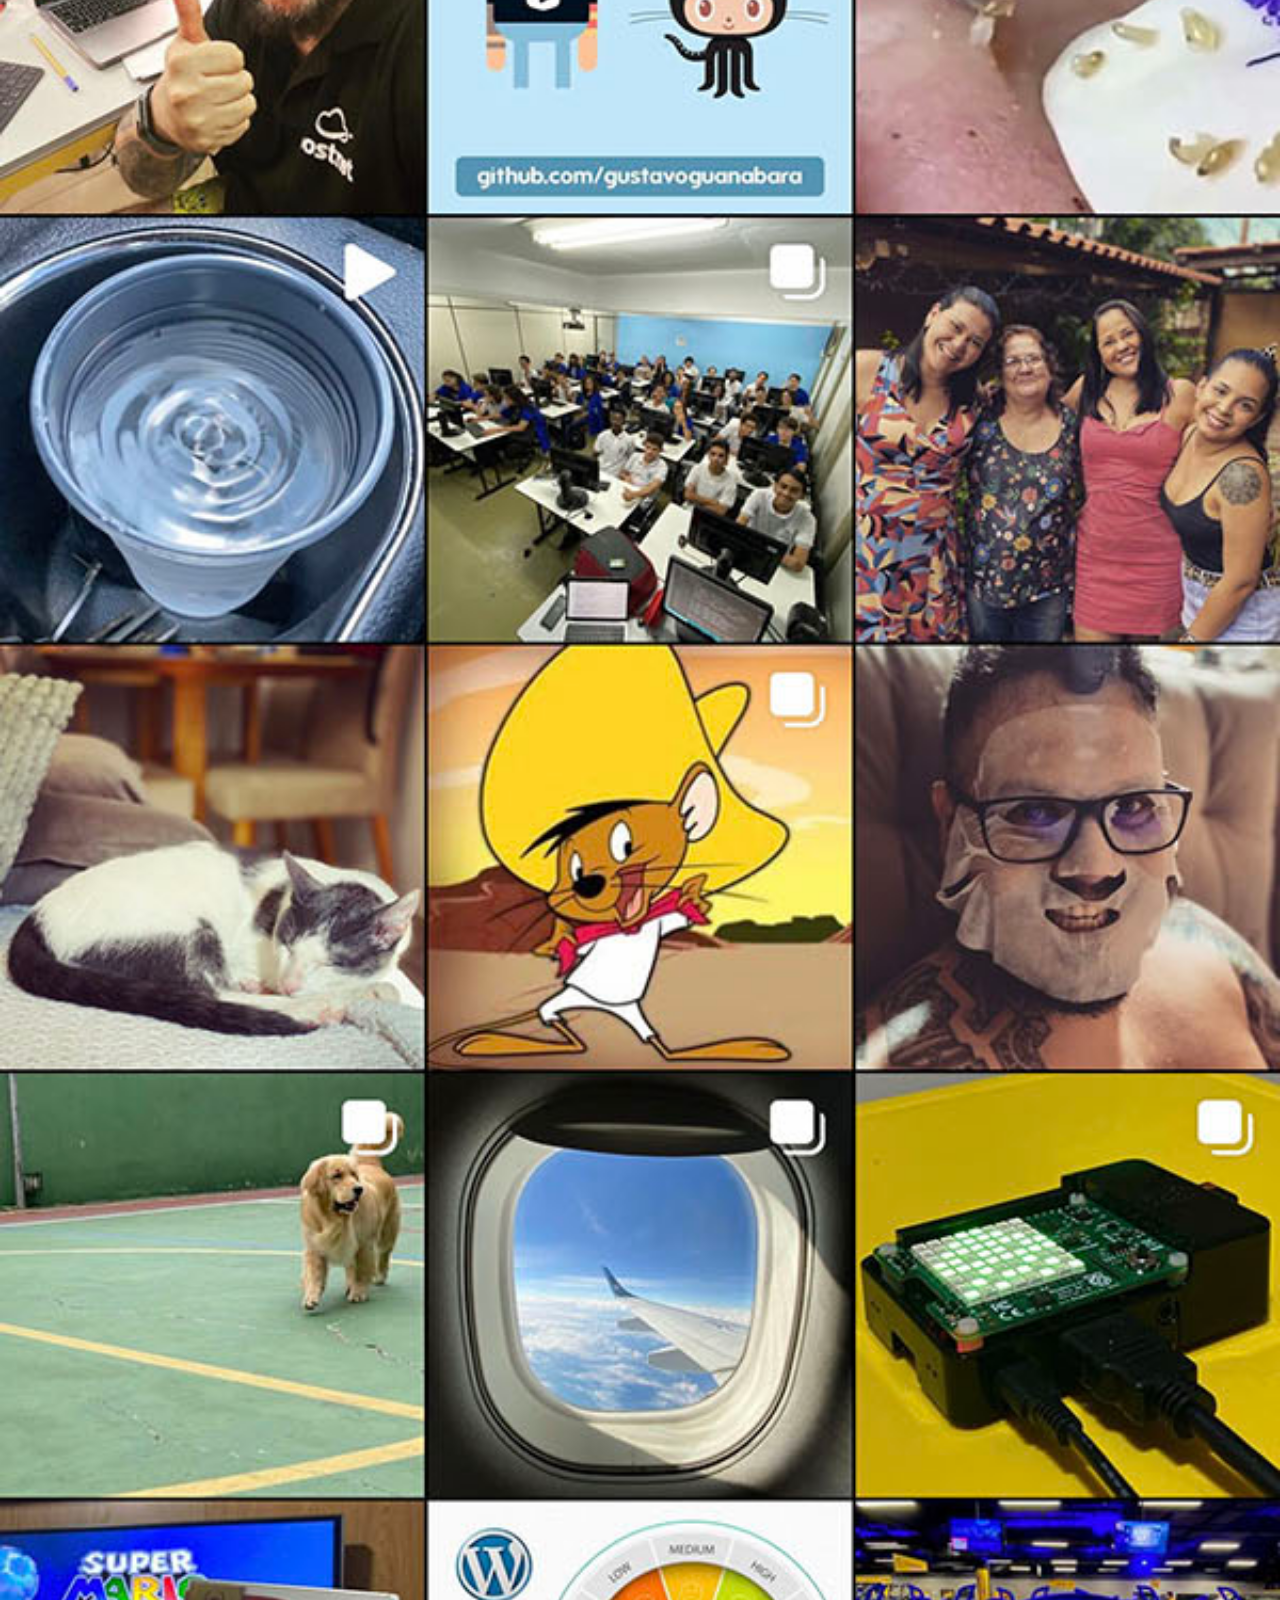
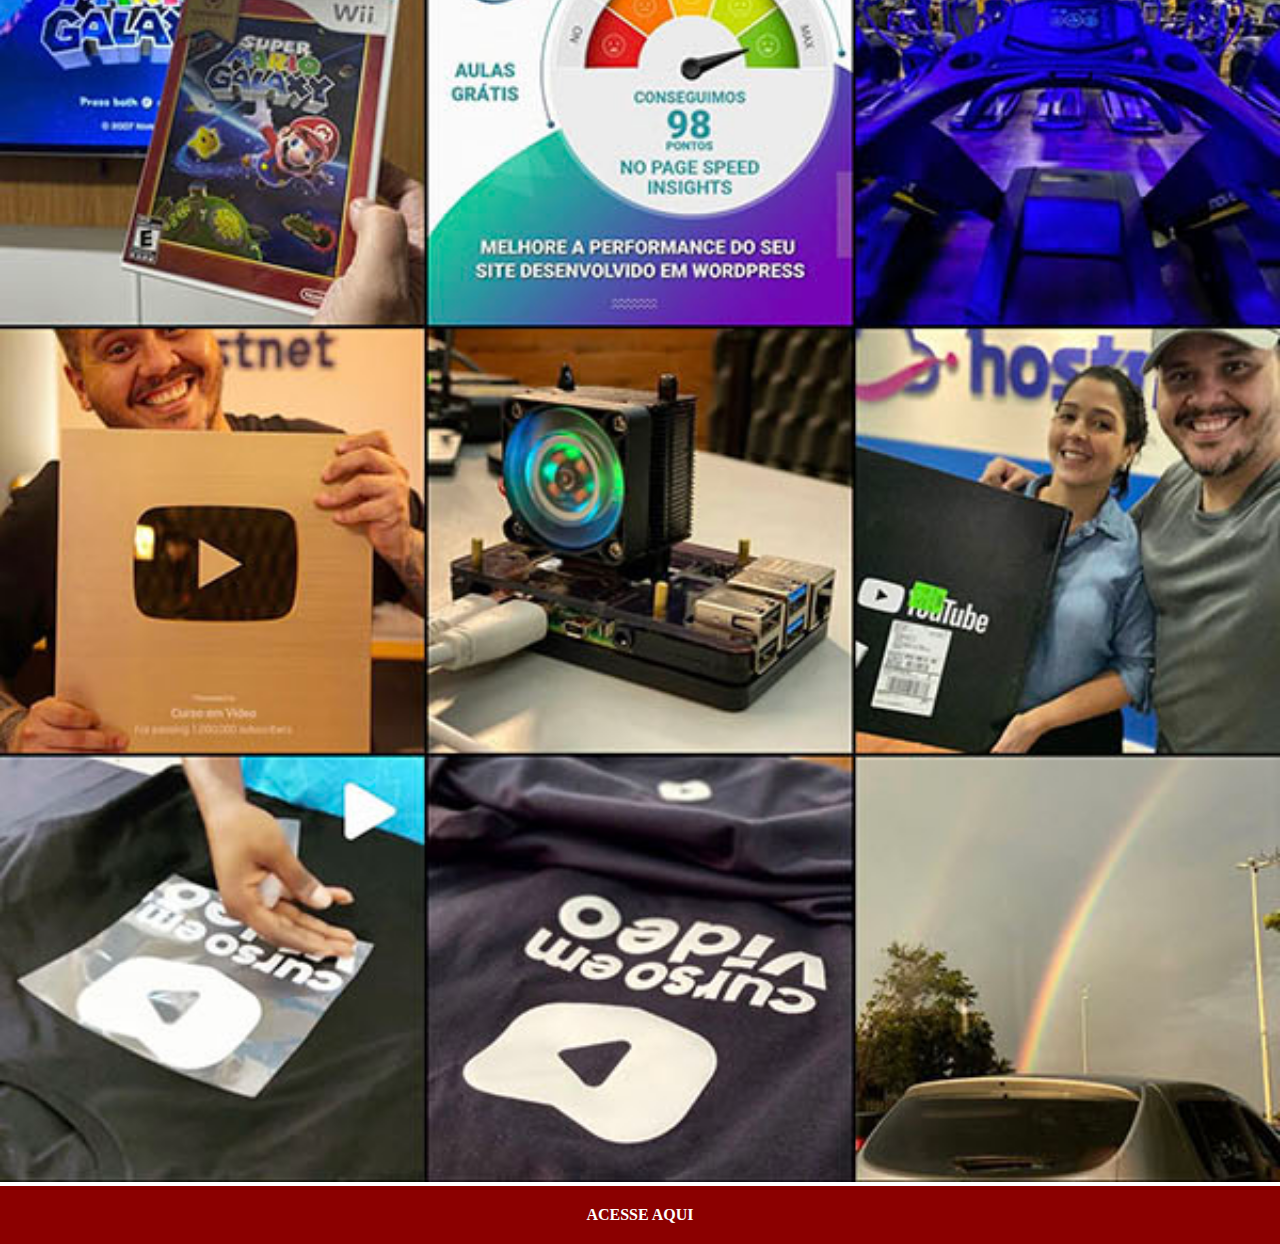
<file: insta.html>
<!DOCTYPE html>
<html lang="pt-br">
<head>
    <meta charset="UTF-8">
    <meta http-equiv="X-UA-Compatible" content="IE=edge">
    <meta name="viewport" content="width=device-width, initial-scale=1.0">
    <link rel="stylesheet" href="social.css">
    <title>Insatgram</title>
</head>
<body>
    <img src="imagens/tela-instagram.jpg" alt="">
    <a href="https://www.instagram.com/" target="_blank">ACESSE AQUI</a>
</body>
</html>
</file>
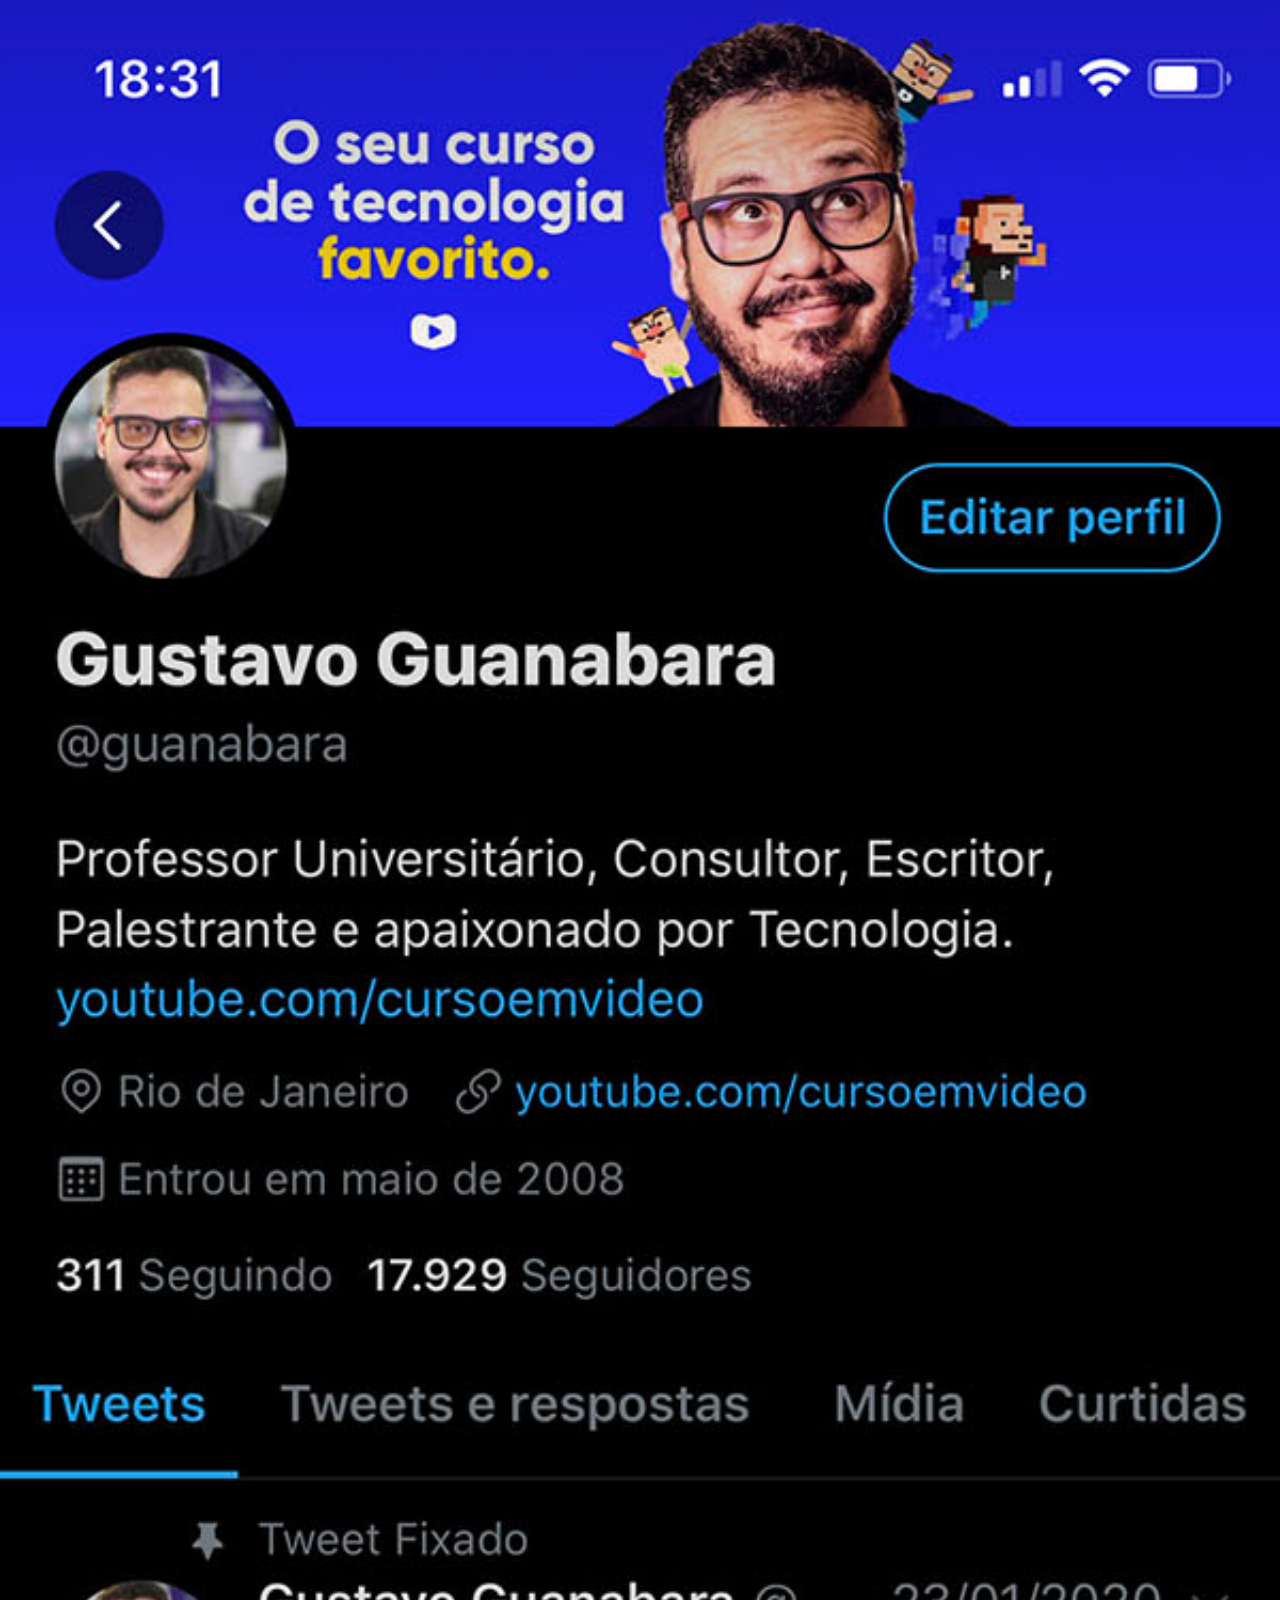
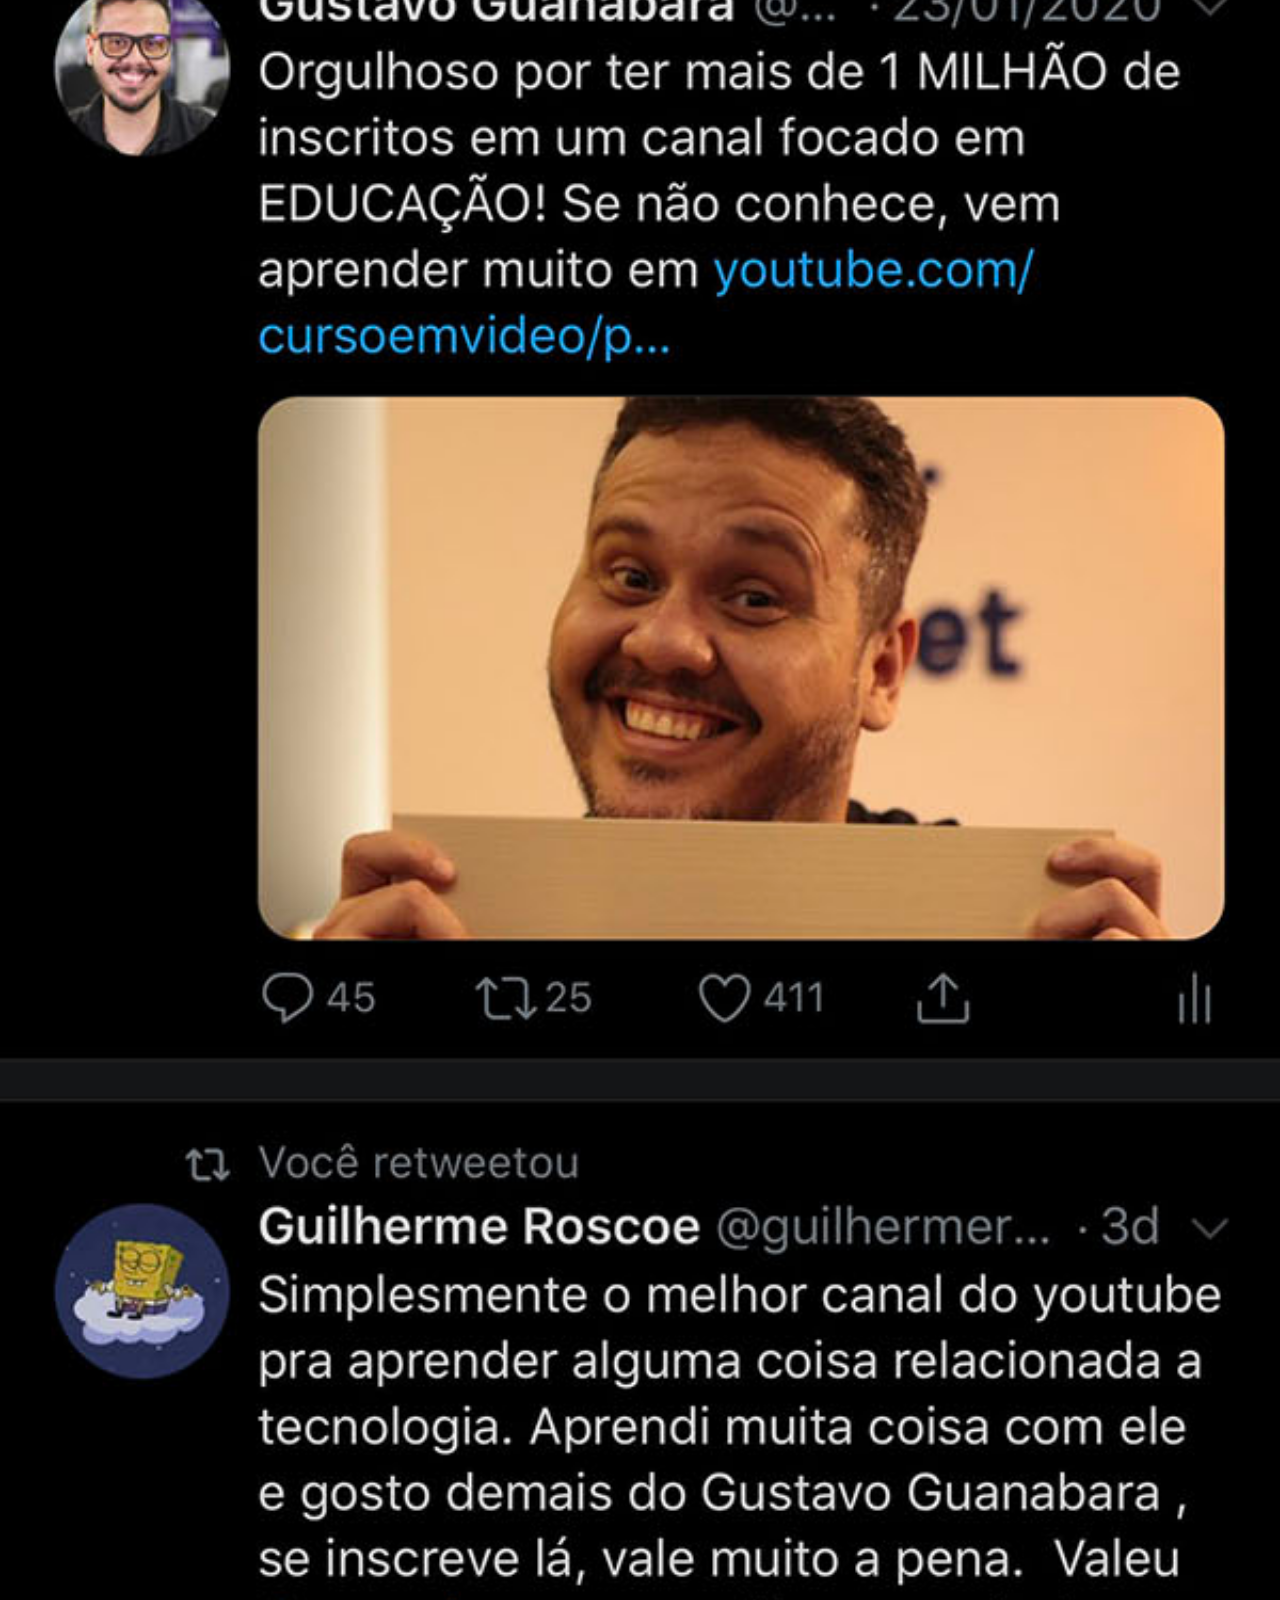
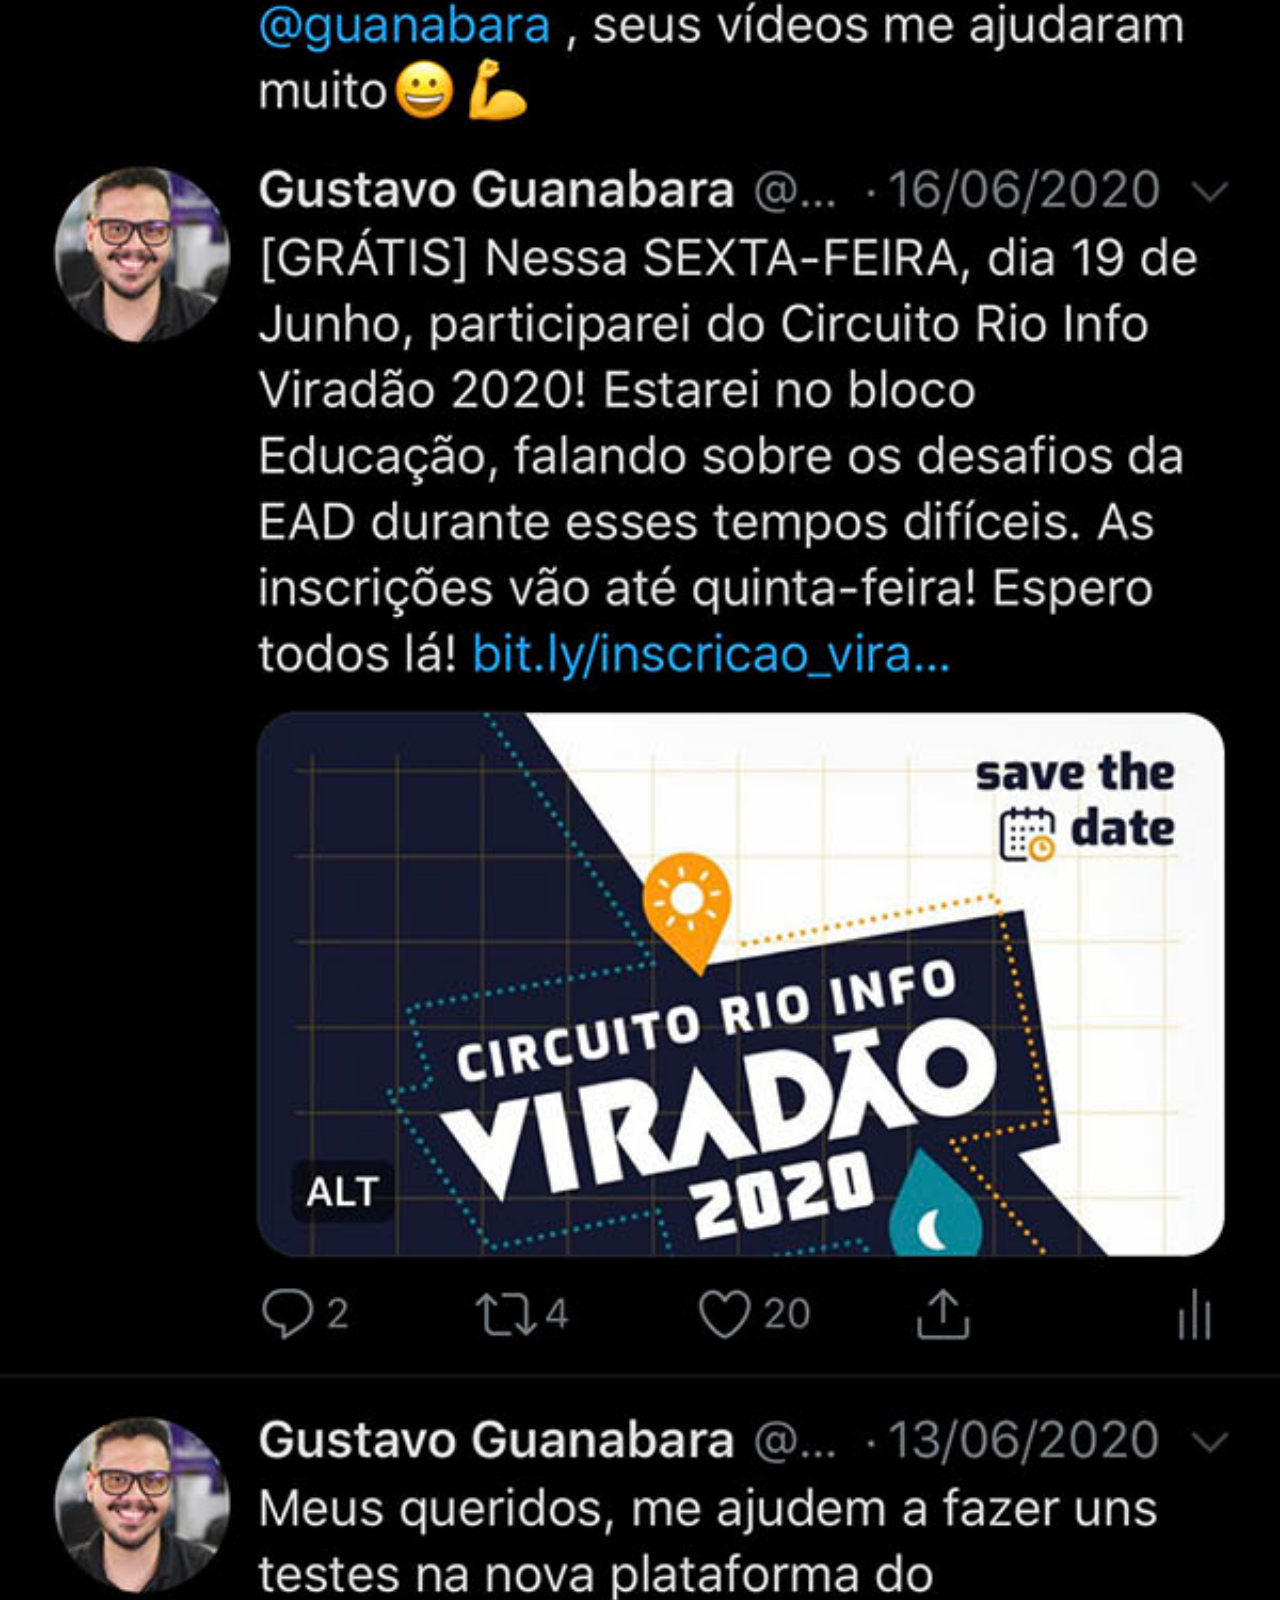
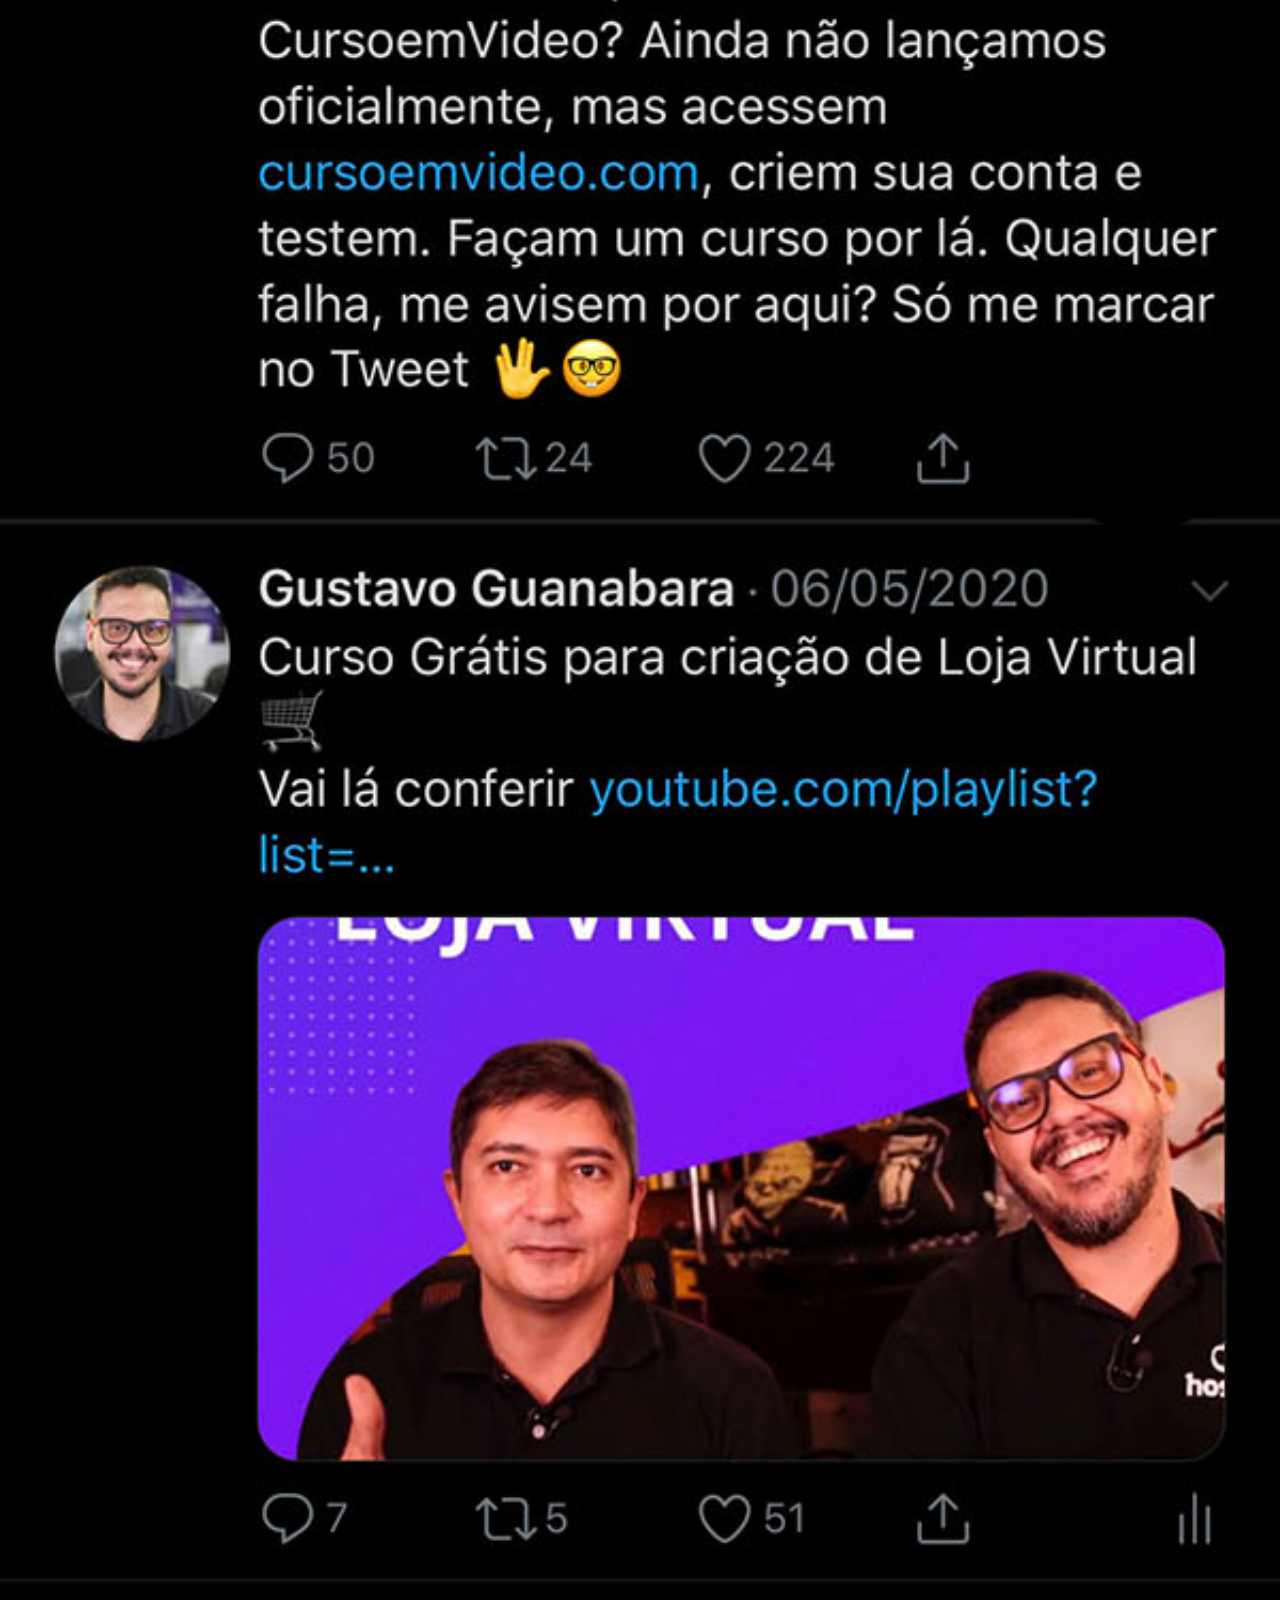
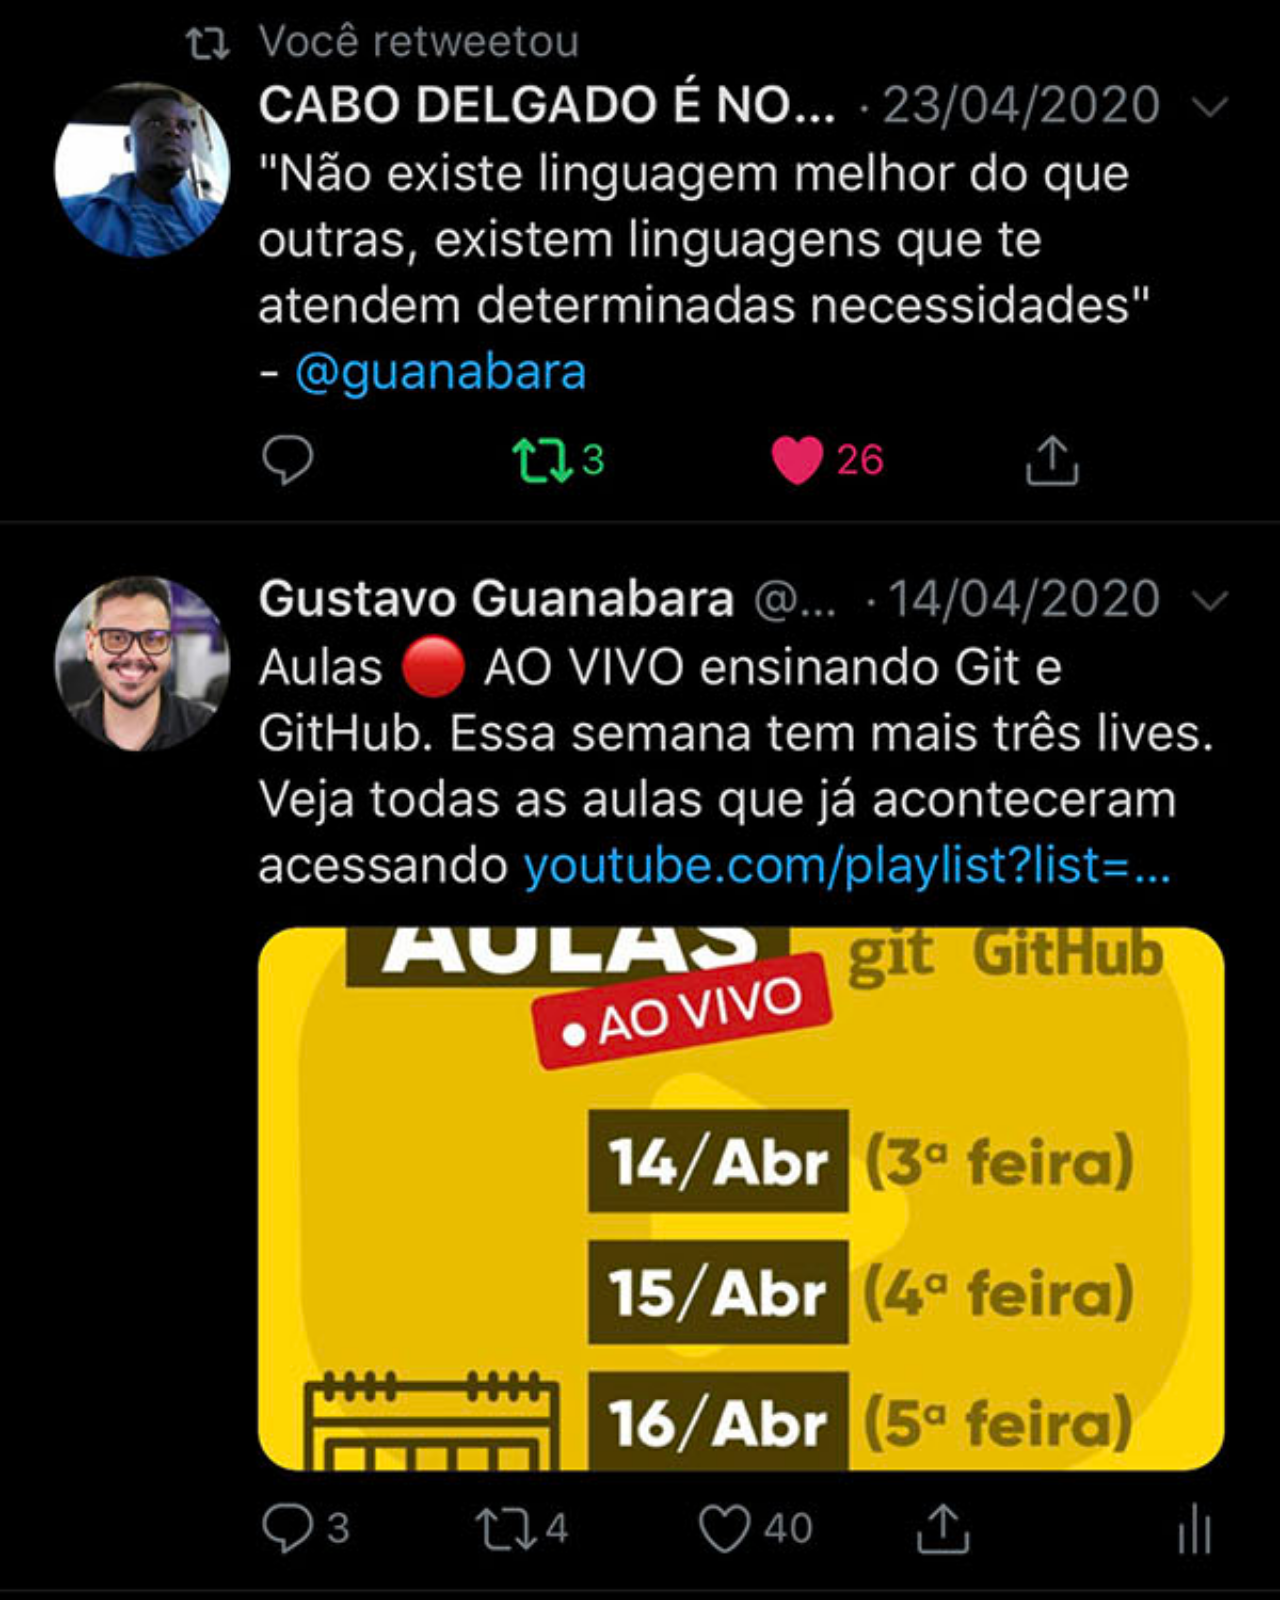
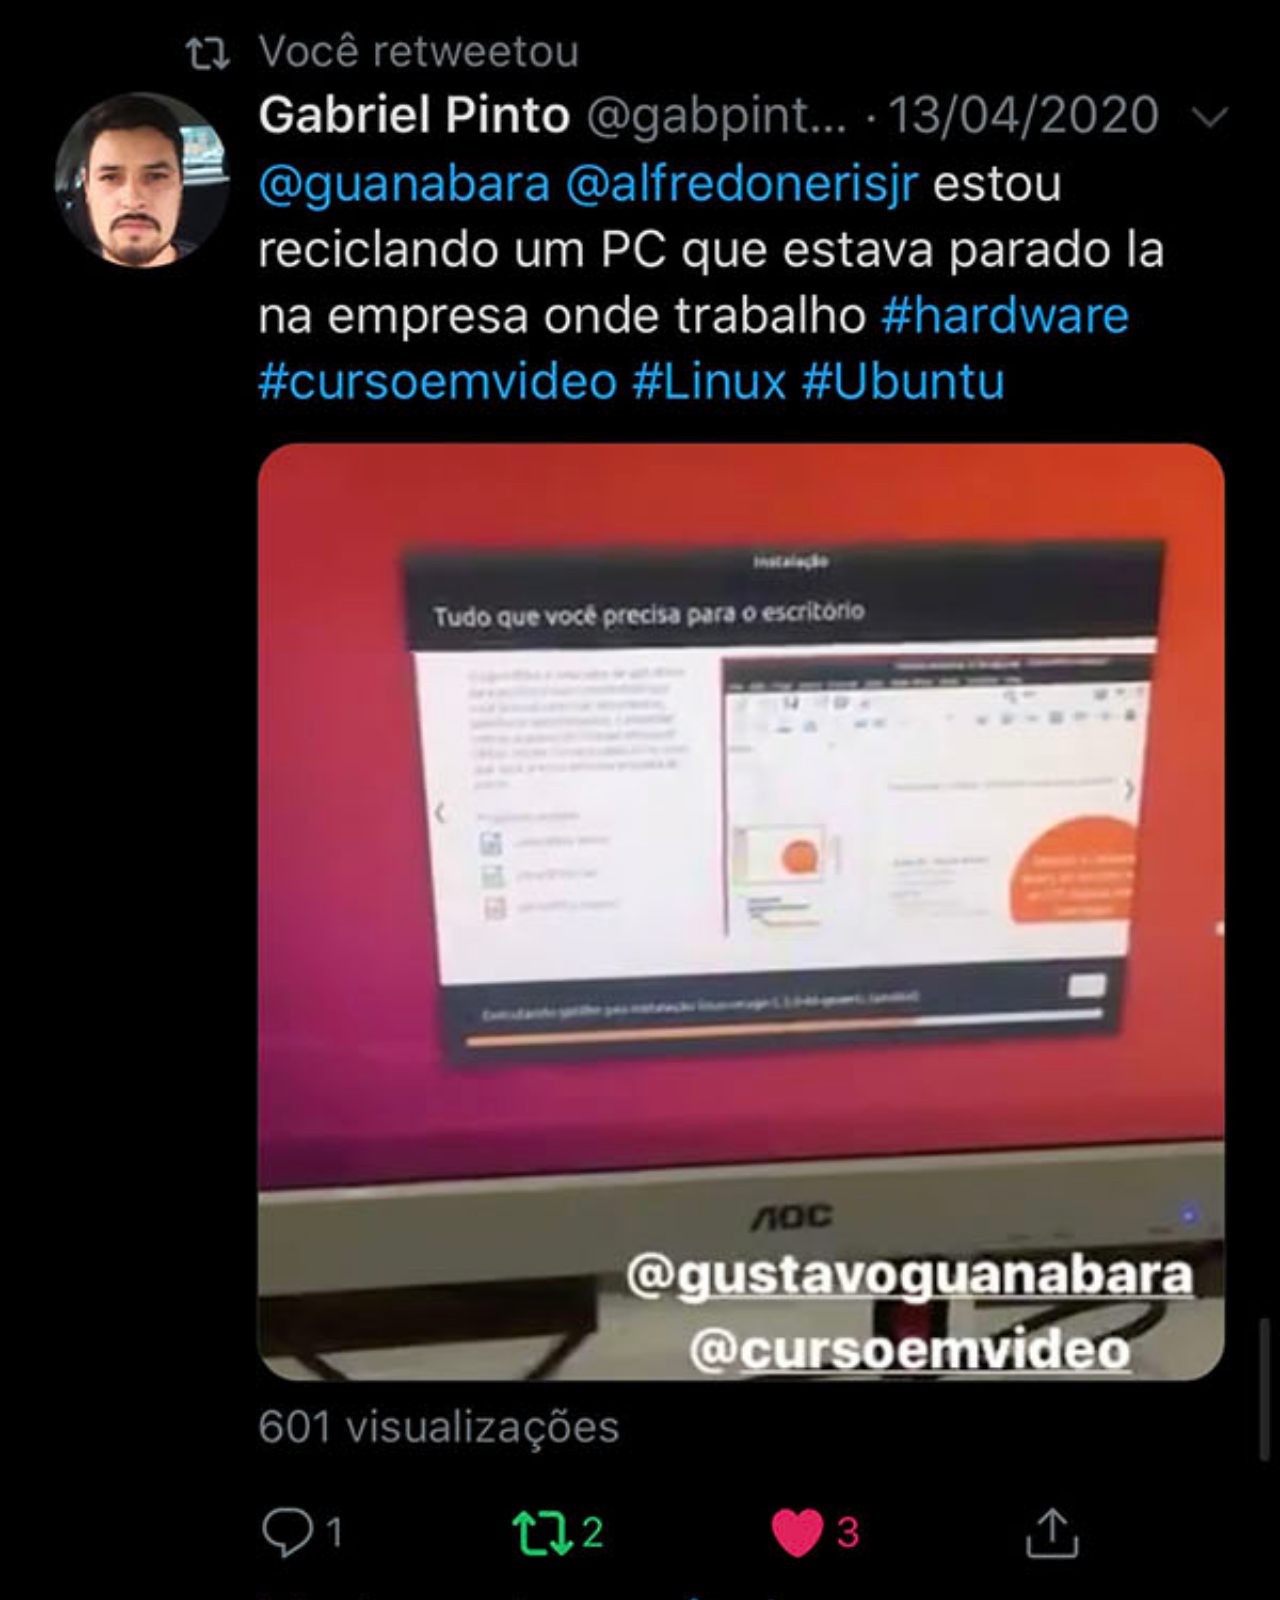
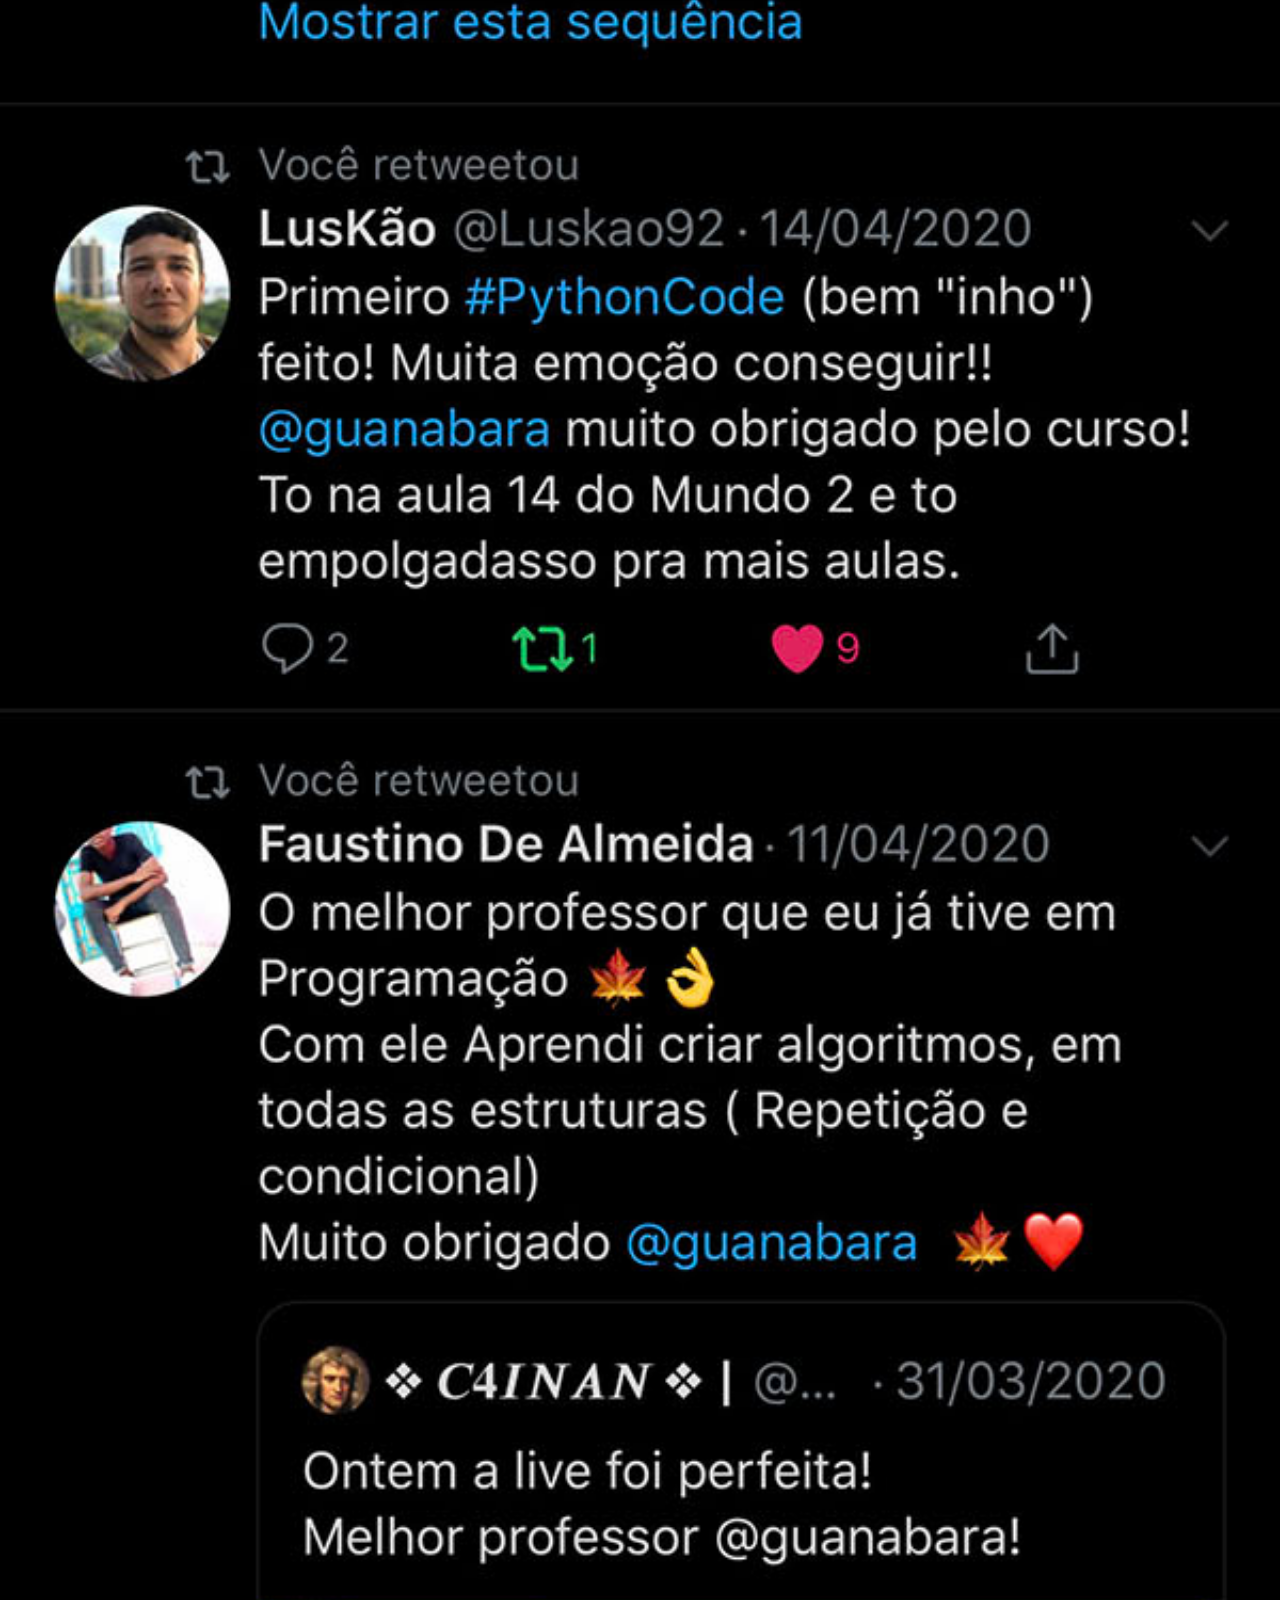
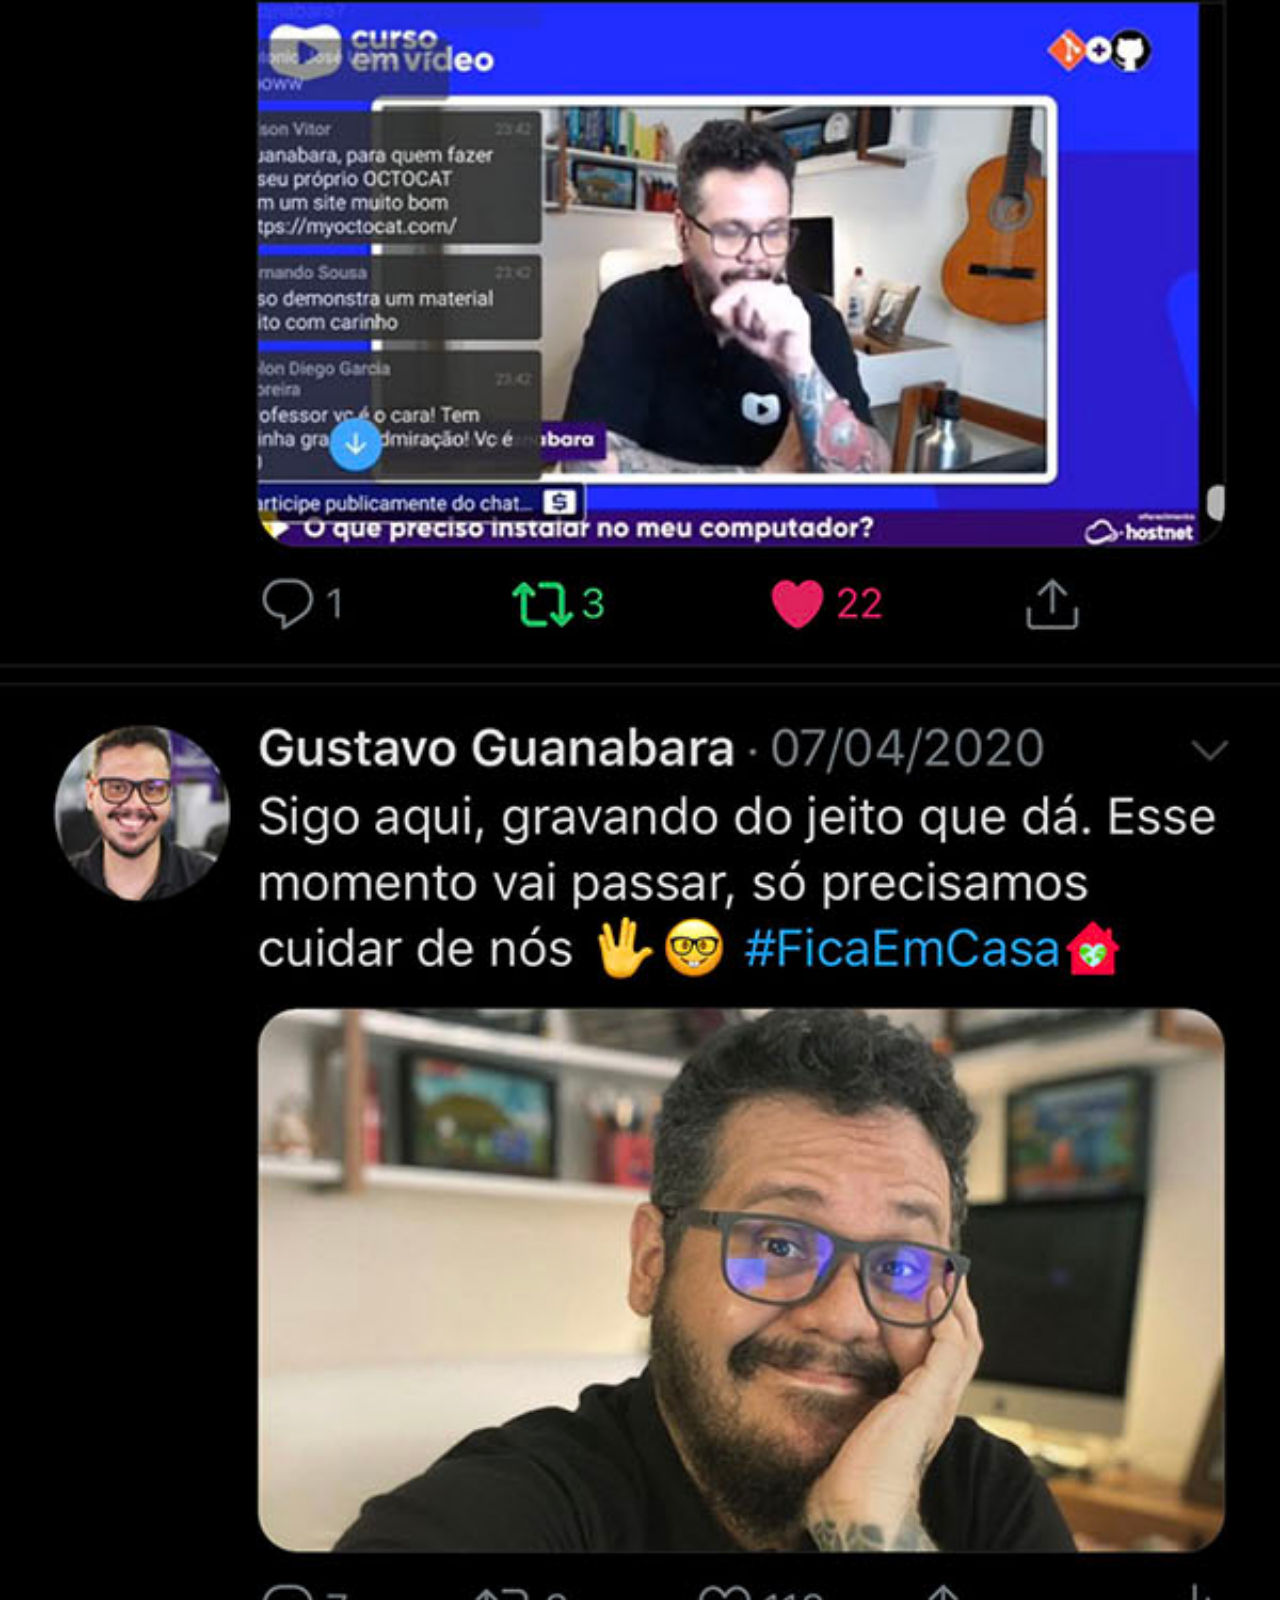
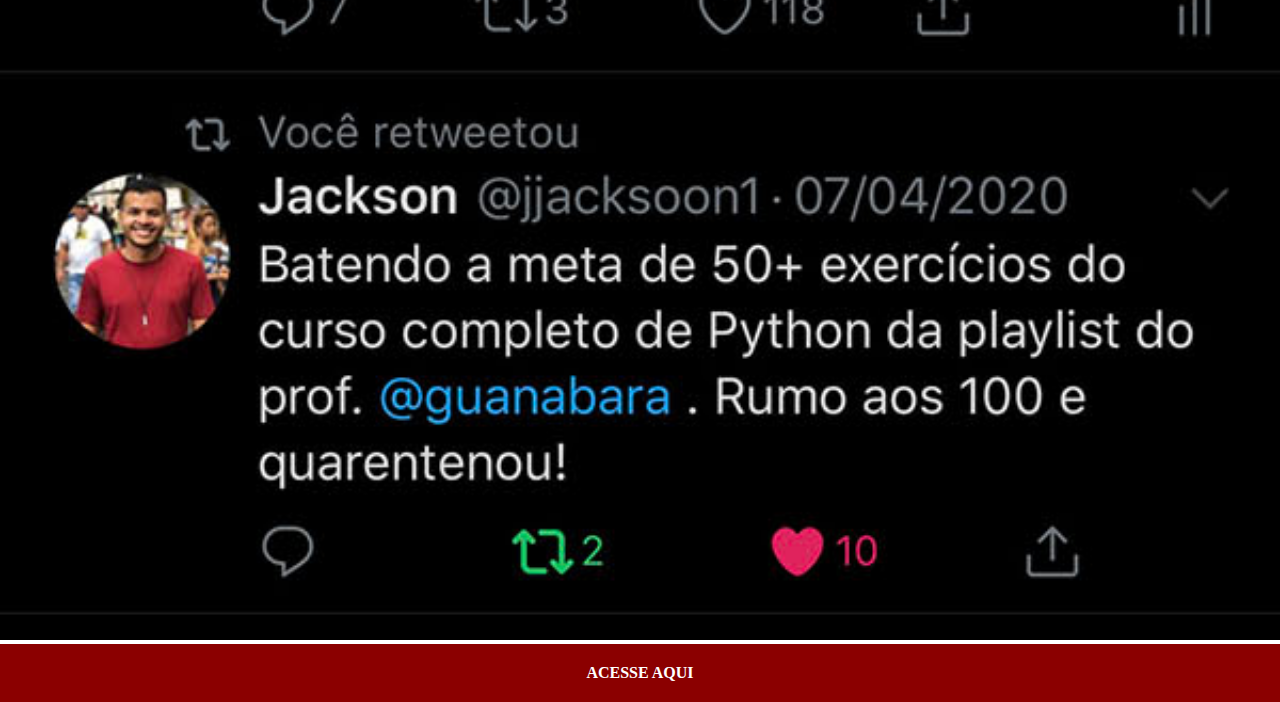
<file: twitter.html>
<!DOCTYPE html>
<html lang="pt-br">
<head>
    <meta charset="UTF-8">
    <meta http-equiv="X-UA-Compatible" content="IE=edge">
    <meta name="viewport" content="width=device-width, initial-scale=1.0">
    <title>twitter</title>
    <link rel="stylesheet" href="social.css">
</head>
<body>
    <img src="imagens/tela-twitter.jpg" alt="">
    <a href="https://twitter.com/i/flow/login?input_flow_data=%7B%22requested_variant%22%3A%22eyJsYW5nIjoicHQifQ%3D%3D%22%7D" target="_blank">ACESSE AQUI</a>
</body> 
</html>
</file>
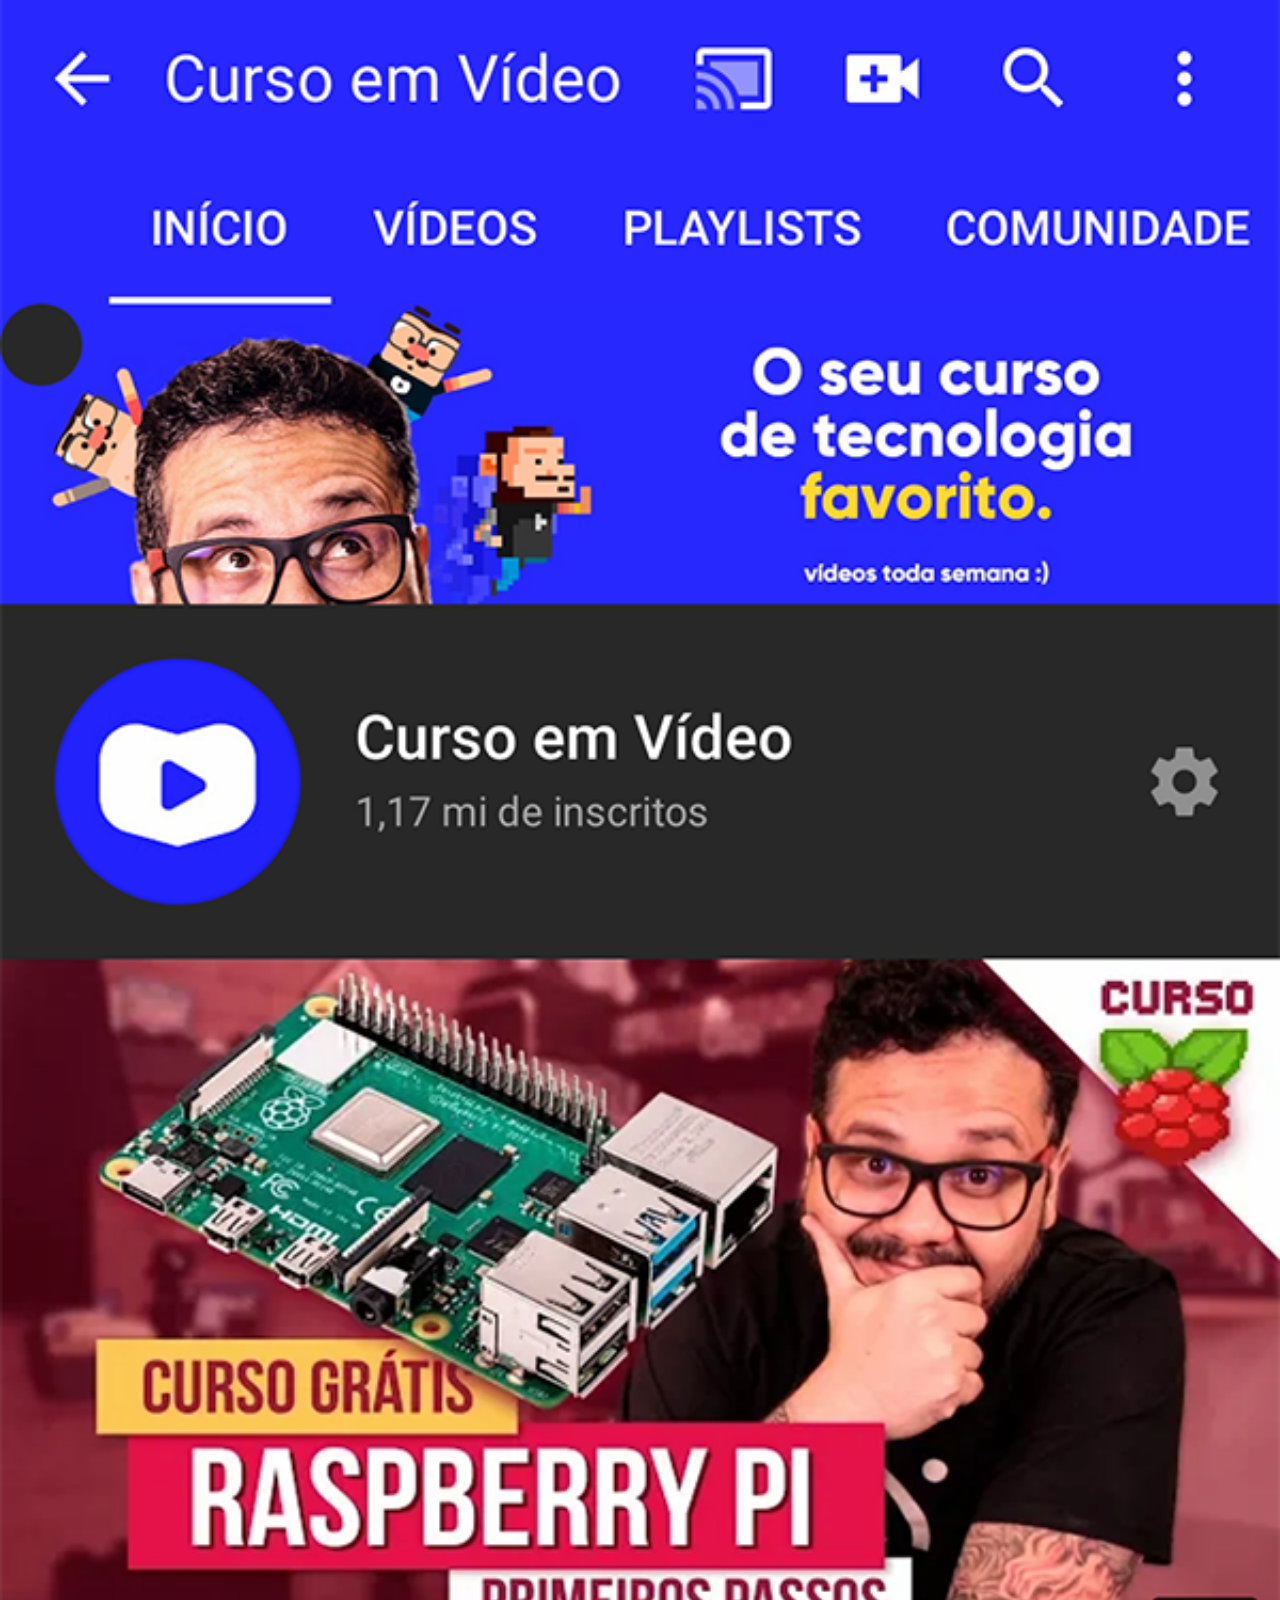
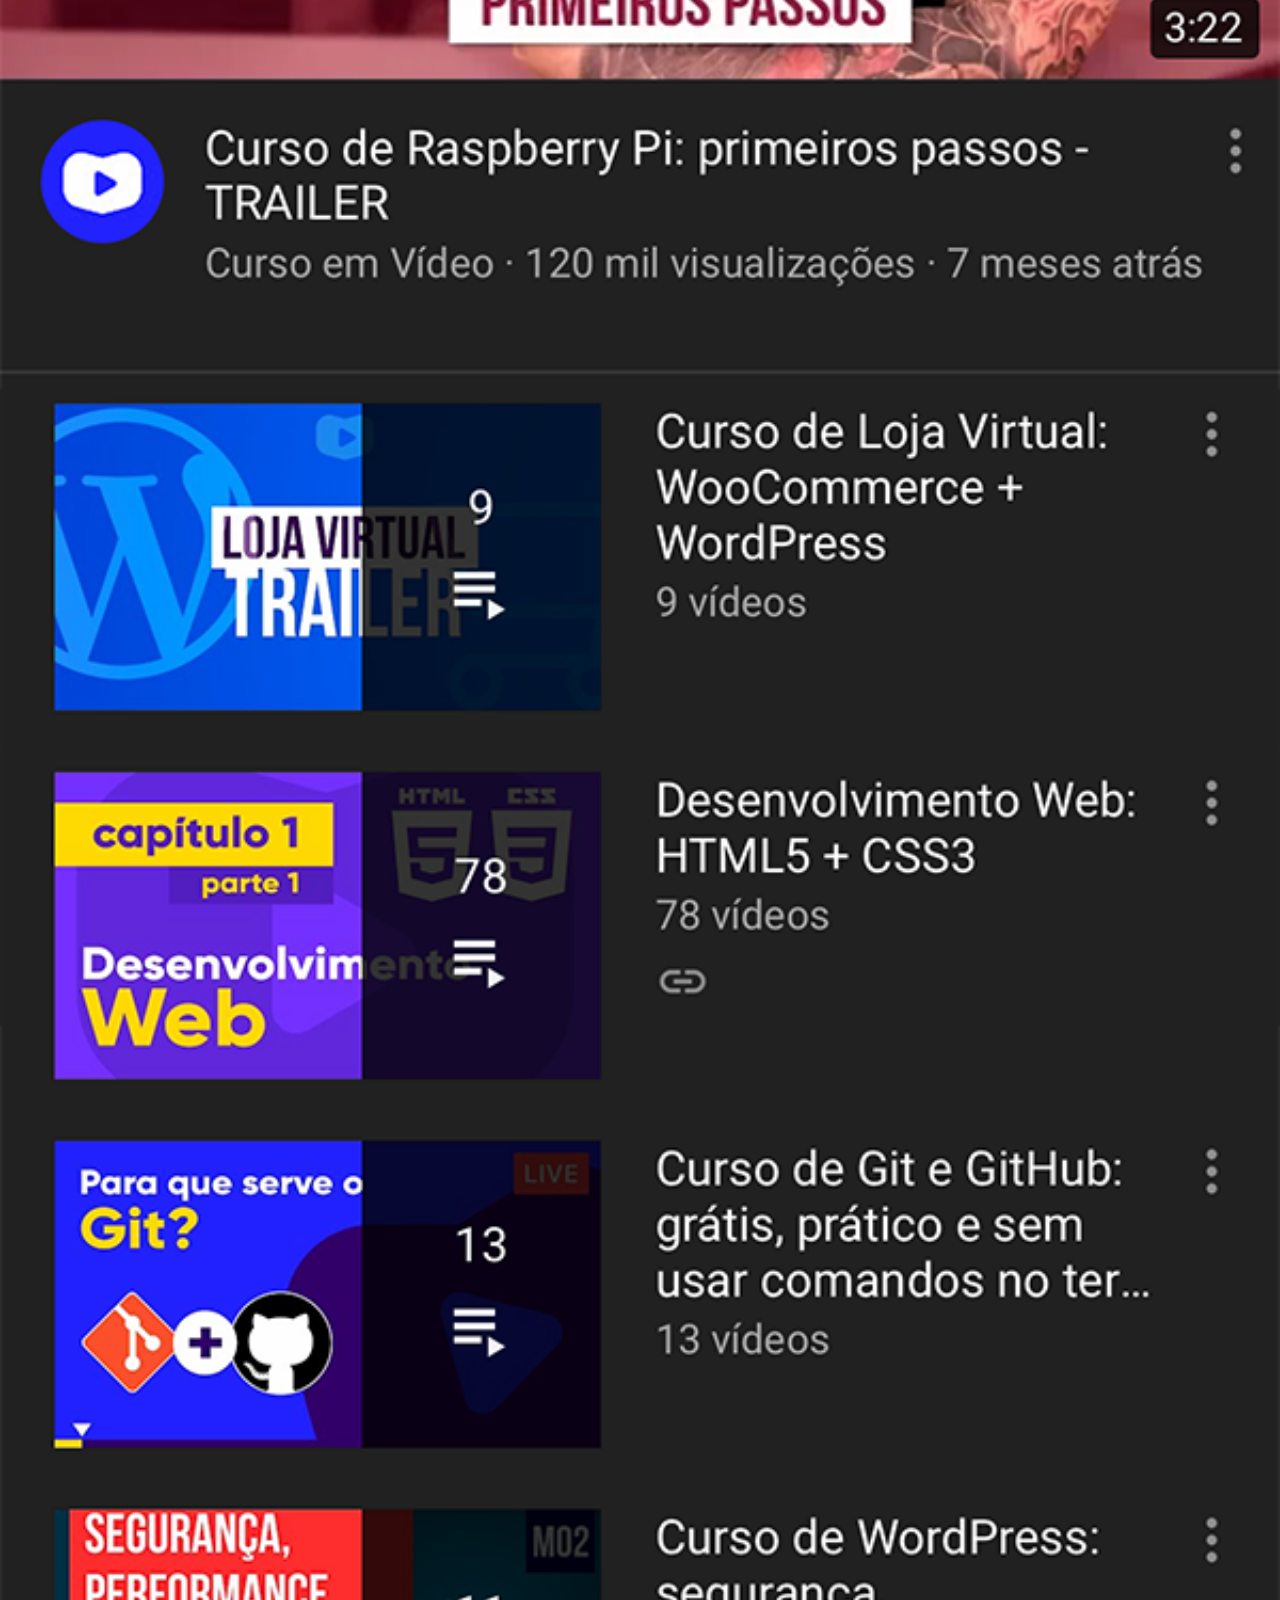
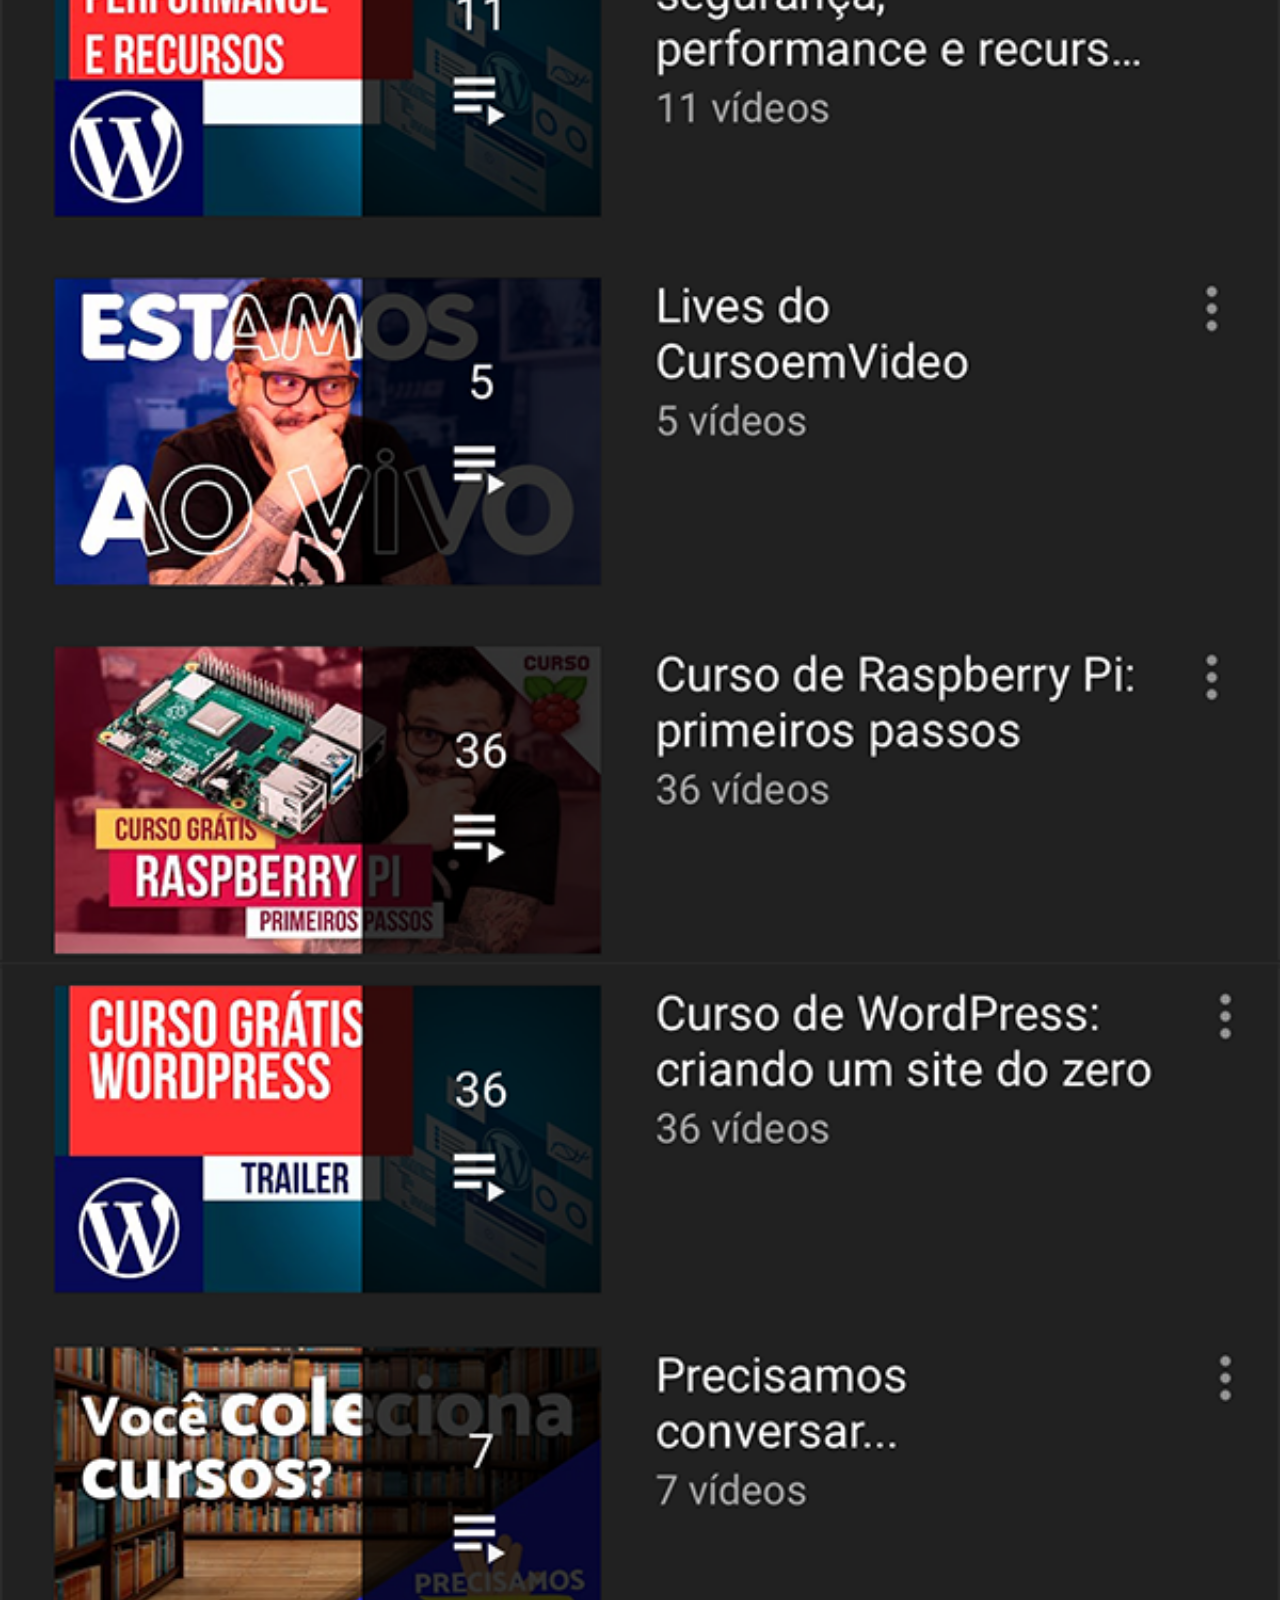
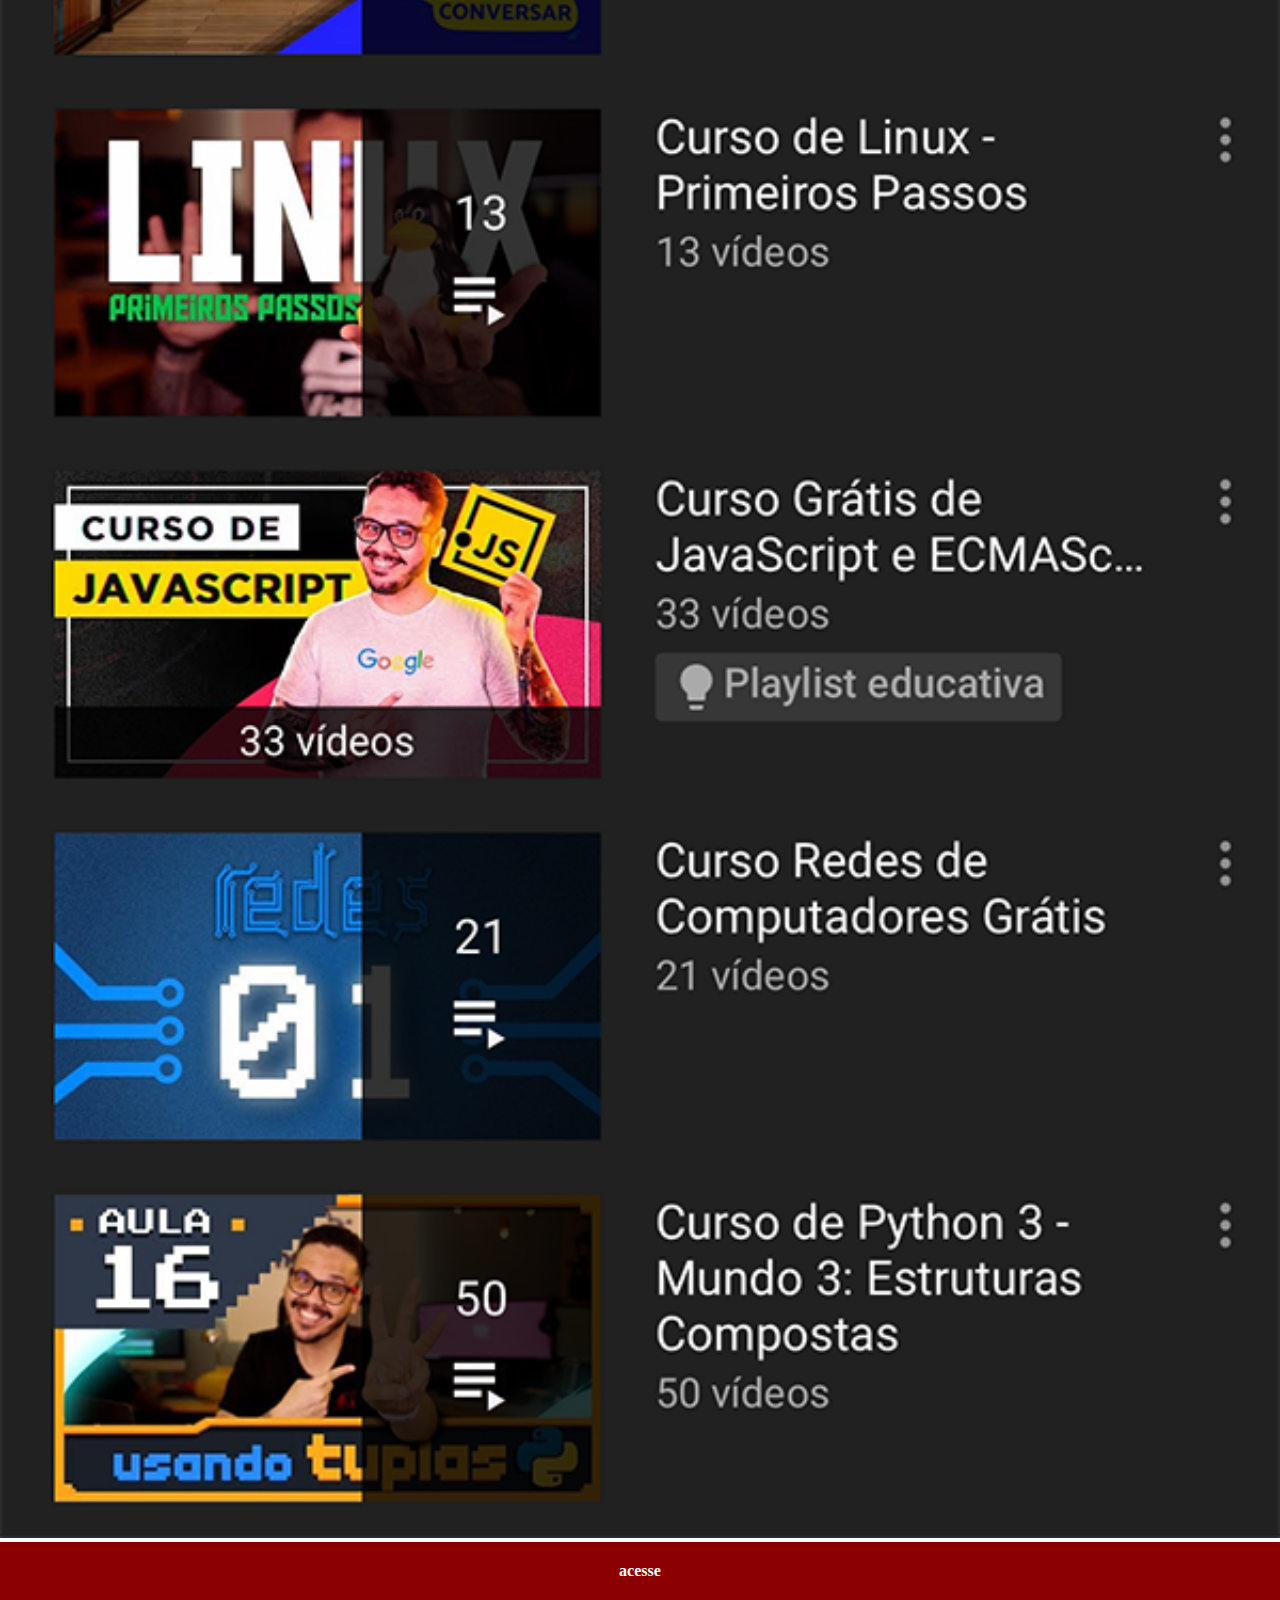
<file: ytb.html>
<!DOCTYPE html>
<html lang="en">
<head>
    <meta charset="UTF-8">
    <meta http-equiv="X-UA-Compatible" content="IE=edge">
    <meta name="viewport" content="width=device-width, initial-scale=1.0">
    <title>ytb</title>
    <link rel="stylesheet" href="social.css">
</head>
<body>
    <img src="imagens/tela-youtube.png" alt="">
    <a href="https://www.youtube.com/watch?v=ar5UB2MxraE&list=PLHz_AreHm4dkcVCk2Bn_fdVQ81Fkrh6WT&index=15" target="_blank">acesse</a>
</body>
</html>
</file>
<file: estilo/style.css>
@charset "UTF8";

*{
    margin: 0px;
    padding: 0px;
    font-family: Arial, Helvetica, sans-serif;
}

html, body{
     height: 100vh;
     width: 100vw;
}
body{
 background: url('../imagens/fundo-madeira.jpg')
 no-repeat top center;
 background-size: cover;
 background-attachment: fixed;
 
}
main{
    height: 100vh;
    position: relative;
}
section#tel{
    position: absolute;
    top: 50%;
    left: 50%;
    transform: translate(-50%,-50%);

    height: 627px;
    width: 311px;
    background: url('../imagens/frame-iphone.png')no-repeat;
}
iframe#tela{
   position: relative;
   top: 83px;
   left: 22px;
   height: 473px;
   width: 266px;

    
}
section#social{
    text-align: right;
}
section#social img{
    width: 50px;
    height: 50px;
    margin: 10px;
    border-radius: 50%;

}
section#social img:hover{
    border: 2px solid white;
    box-sizing: border-box;
    transform: translate(-3px, -4px);
    transition: transform .1s;
}
</file>
<file: social.css>
@charset "UTF8";
*{
    margin: 0px;
    padding: 0px;
}
::-webkit-scrollbar{
    width: 0;
    height: 0px;
}
img{
     width: 100vw;
}
a{
 display: block;
 background-color: darkred;
 padding: 20px;
 text-align: center;
 font-weight: bolder;
 text-decoration: none;
 color: white;
}
a:hover{
background-color: red;
}
</file>
